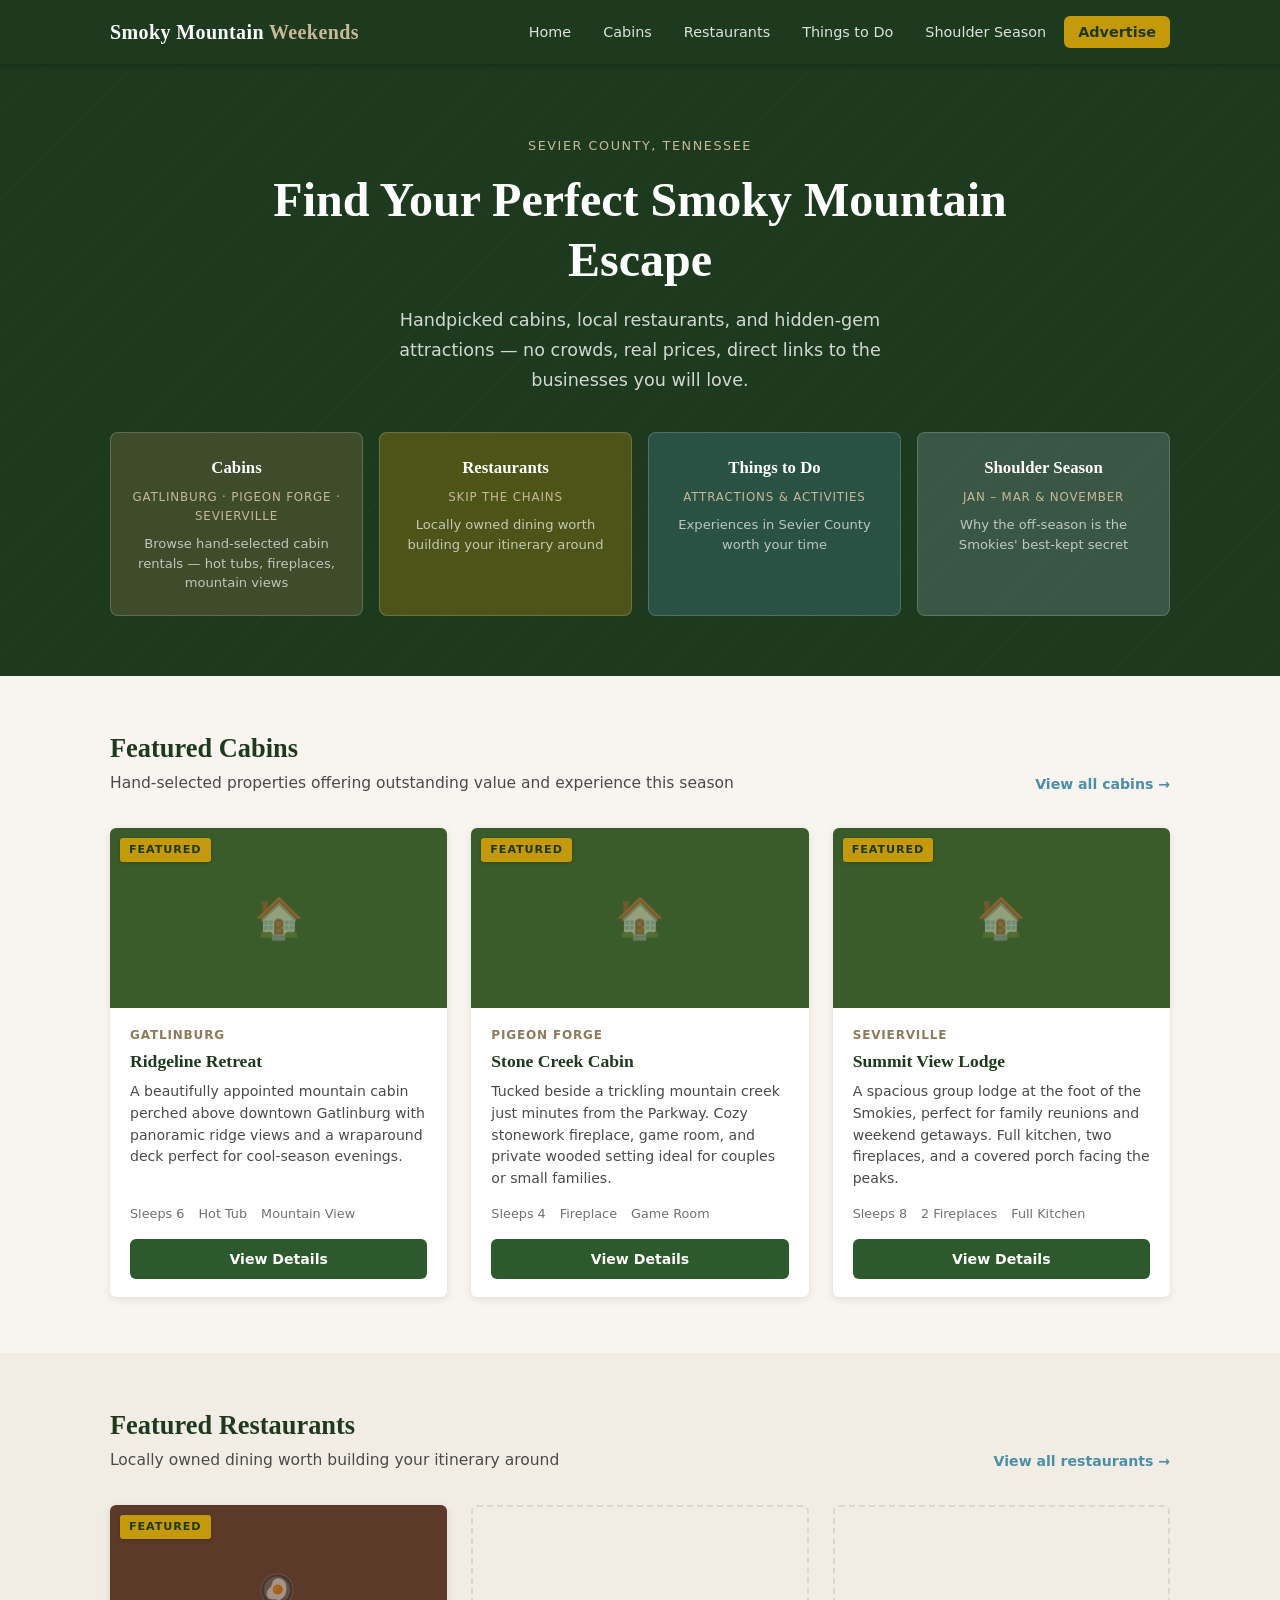
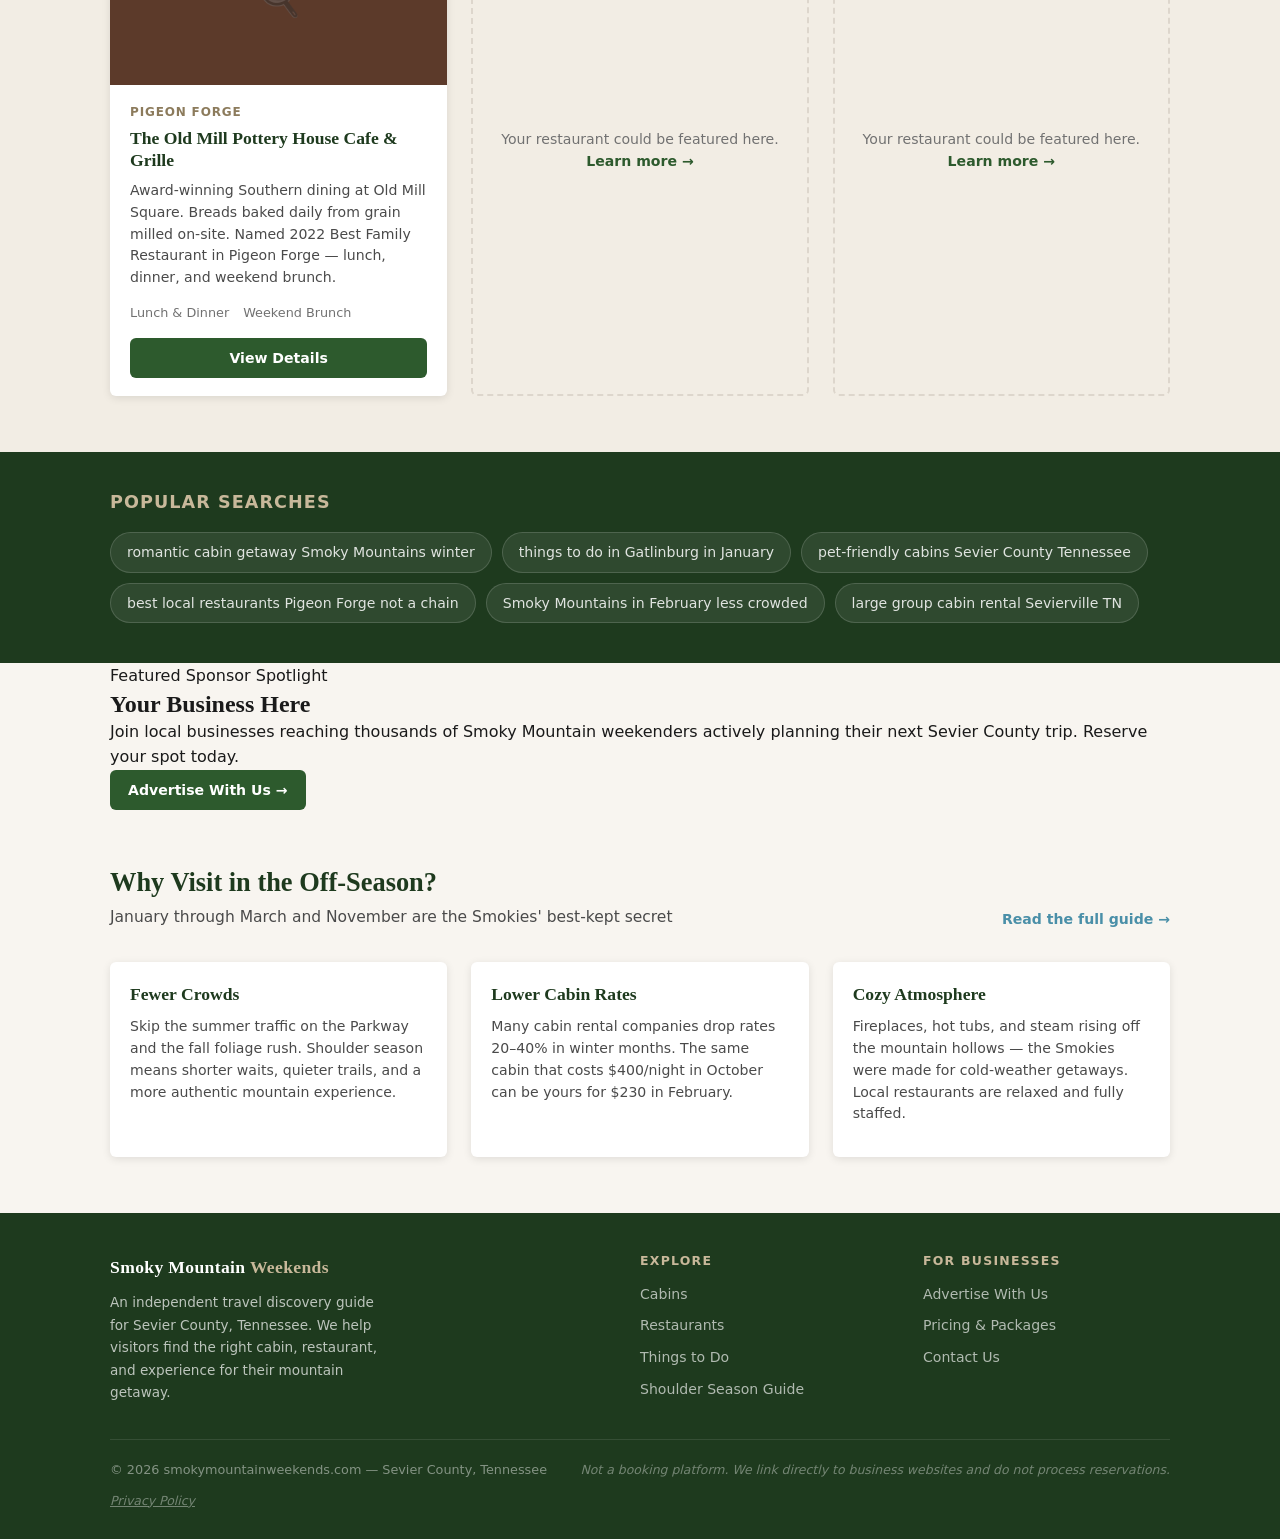
<file: index.html>
<!DOCTYPE html>
<html lang="en">
<head>
  <meta charset="UTF-8" />
  <!-- Google tag (gtag.js) -->
  <script async src="https://www.googletagmanager.com/gtag/js?id=G-QLSG7GNL2R"></script>
  <script>
    window.dataLayer = window.dataLayer || [];
    function gtag(){dataLayer.push(arguments);}
    gtag('js', new Date());
    gtag('config', 'G-QLSG7GNL2R');
  </script>
  <meta name="viewport" content="width=device-width, initial-scale=1.0" />
  <meta name="theme-color" content="#1E3A1E" />
  <title>Smoky Mountain Weekends | Sevier County TN Travel Guide</title>
  <meta name="description" content="Smoky Mountain Weekends — find the perfect Sevier County Tennessee cabin, restaurant, or attraction for your getaway. Shoulder season travel specialists." />
  <link rel="canonical" href="https://smokymountainweekends.com/" />

  <!-- Open Graph -->
  <meta property="og:type" content="website" />
  <meta property="og:title" content="Smoky Mountain Weekends | Sevier County TN Travel Guide" />
  <meta property="og:description" content="Handpicked cabins, local restaurants, and hidden-gem attractions for your Smoky Mountain getaway. Shoulder season specialists." />
  <meta property="og:url" content="https://smokymountainweekends.com/" />
  <meta property="og:site_name" content="Smoky Mountain Weekends" />
  <meta name="twitter:card" content="summary_large_image" />
  <meta name="twitter:title" content="Smoky Mountain Weekends | Sevier County TN" />
  <meta name="twitter:description" content="Find the right cabin, restaurant, or attraction for your Smoky Mountain getaway. No booking fees — direct links to local businesses." />

  <!-- JSON-LD: WebSite + Organization -->
  <script type="application/ld+json">
  {
    "@context": "https://schema.org",
    "@graph": [
      {
        "@type": "WebSite",
        "@id": "https://smokymountainweekends.com/#website",
        "url": "https://smokymountainweekends.com/",
        "name": "Smoky Mountain Weekends",
        "description": "Travel discovery directory for Sevier County, Tennessee — cabins, restaurants, and attractions.",
        "publisher": {
          "@id": "https://smokymountainweekends.com/#organization"
        },
      },
      {
        "@type": "Organization",
        "@id": "https://smokymountainweekends.com/#organization",
        "name": "Smoky Mountain Weekends",
        "url": "https://smokymountainweekends.com/",
        "description": "Independent travel discovery guide for Sevier County, Tennessee.",
        "areaServed": {
          "@type": "AdministrativeArea",
          "name": "Sevier County, Tennessee"
        }
      }
    ]
  }
  </script>

  <link rel="stylesheet" href="styles.css" />
  <style>
    .hero-nav-grid { display: grid; grid-template-columns: repeat(4, 1fr); gap: 16px; margin-top: 36px; }
    .hero-nav-panel { display: block; border: 1px solid rgba(255,255,255,0.18); border-radius: 8px; padding: 22px 18px; text-decoration: none; transition: filter 0.2s, transform 0.2s; }
    .hero-nav-panel:hover { filter: brightness(1.18); transform: translateY(-2px); text-decoration: none; }
    .hero-nav-panel-cabins   { background: rgba(139,120,80,0.30); }
    .hero-nav-panel-rest     { background: rgba(196,154,10,0.28); }
    .hero-nav-panel-todo     { background: rgba(74,143,168,0.28); }
    .hero-nav-panel-shoulder { background: rgba(160,185,210,0.22); }
    .hero-nav-label { display: block; font-size: 1.05rem; font-weight: 700; color: #fff; font-family: Georgia, serif; margin-bottom: 6px; }
    .hero-nav-sub { display: block; font-size: 0.74rem; text-transform: uppercase; letter-spacing: 0.07em; color: #C8B89A; margin-bottom: 8px; }
    .hero-nav-desc { display: block; font-size: 0.82rem; color: rgba(255,255,255,0.68); line-height: 1.5; }
    @media (max-width: 700px) { .hero-nav-grid { grid-template-columns: repeat(2, 1fr); } }
  </style>
</head>
<body>

  <!-- ===== NAVIGATION ===== -->
  <nav class="site-nav" aria-label="Main navigation">
    <input type="checkbox" id="nav-toggle" class="nav-toggle" />
    <div class="container nav-inner">
      <a href="index.html" class="nav-logo">Smoky Mountain <span>Weekends</span></a>
      <label for="nav-toggle" class="nav-toggle-label" aria-label="Toggle navigation">
        <span></span><span></span><span></span>
      </label>
      <ul class="nav-links">
        <li><a href="index.html" aria-current="page">Home</a></li>
        <li><a href="cabins.html">Cabins</a></li>
        <li><a href="restaurants.html">Restaurants</a></li>
        <li><a href="things-to-do.html">Things to Do</a></li>
        <li><a href="shoulder-season.html">Shoulder Season</a></li>
        <li class="nav-cta"><a href="contact.html">Advertise</a></li>
      </ul>
    </div>
  </nav>

  <main id="main">

    <!-- ===== HERO ===== -->
    <section class="hero">
      <div class="container">
        <p class="hero-eyebrow">Sevier County, Tennessee</p>
        <h1>Find Your Perfect Smoky Mountain Escape</h1>
        <p class="hero-sub">Handpicked cabins, local restaurants, and hidden-gem attractions &mdash; no crowds, real prices, direct links to the businesses you will love.</p>
        <div class="hero-nav-grid">
          <a href="cabins.html" class="hero-nav-panel hero-nav-panel-cabins">
            <span class="hero-nav-label">Cabins</span>
            <span class="hero-nav-sub">Gatlinburg &middot; Pigeon Forge &middot; Sevierville</span>
            <span class="hero-nav-desc">Browse hand-selected cabin rentals — hot tubs, fireplaces, mountain views</span>
          </a>
          <a href="restaurants.html" class="hero-nav-panel hero-nav-panel-rest">
            <span class="hero-nav-label">Restaurants</span>
            <span class="hero-nav-sub">Skip the chains</span>
            <span class="hero-nav-desc">Locally owned dining worth building your itinerary around</span>
          </a>
          <a href="things-to-do.html" class="hero-nav-panel hero-nav-panel-todo">
            <span class="hero-nav-label">Things to Do</span>
            <span class="hero-nav-sub">Attractions &amp; Activities</span>
            <span class="hero-nav-desc">Experiences in Sevier County worth your time</span>
          </a>
          <a href="shoulder-season.html" class="hero-nav-panel hero-nav-panel-shoulder">
            <span class="hero-nav-label">Shoulder Season</span>
            <span class="hero-nav-sub">Jan &ndash; Mar &amp; November</span>
            <span class="hero-nav-desc">Why the off-season is the Smokies' best-kept secret</span>
          </a>
        </div>
      </div>
    </section>

    <!-- ===== FEATURED CABINS ===== -->
    <section class="section" aria-labelledby="featured-cabins-heading">
      <div class="container">
        <div class="section-header section-header-row">
          <div>
            <h2 id="featured-cabins-heading">Featured Cabins</h2>
            <p>Hand-selected properties offering outstanding value and experience this season</p>
          </div>
          <a href="cabins.html" class="view-all">View all cabins &rarr;</a>
        </div>

        <div class="card-grid">

          <div class="card">
            <div class="card-img card-img-cabin">
              <span class="card-img-placeholder" aria-hidden="true">&#127968;</span>
              <span class="badge-featured">Featured</span>
            </div>
            <div class="card-body">
              <span class="card-location">Gatlinburg</span>
              <h3 class="card-title">Ridgeline Retreat</h3>
              <p class="card-desc">A beautifully appointed mountain cabin perched above downtown Gatlinburg with panoramic ridge views and a wraparound deck perfect for cool-season evenings.</p>
              <div class="card-meta">
                <span>Sleeps 6</span>
                <span>Hot Tub</span>
                <span>Mountain View</span>
              </div>
              <a href="cabins.html" class="btn btn-primary btn-block">View Details</a>
            </div>
          </div>

          <div class="card">
            <div class="card-img card-img-cabin">
              <span class="card-img-placeholder" aria-hidden="true">&#127968;</span>
              <span class="badge-featured">Featured</span>
            </div>
            <div class="card-body">
              <span class="card-location">Pigeon Forge</span>
              <h3 class="card-title">Stone Creek Cabin</h3>
              <p class="card-desc">Tucked beside a trickling mountain creek just minutes from the Parkway. Cozy stonework fireplace, game room, and private wooded setting ideal for couples or small families.</p>
              <div class="card-meta">
                <span>Sleeps 4</span>
                <span>Fireplace</span>
                <span>Game Room</span>
              </div>
              <a href="cabins.html" class="btn btn-primary btn-block">View Details</a>
            </div>
          </div>

          <div class="card">
            <div class="card-img card-img-cabin">
              <span class="card-img-placeholder" aria-hidden="true">&#127968;</span>
              <span class="badge-featured">Featured</span>
            </div>
            <div class="card-body">
              <span class="card-location">Sevierville</span>
              <h3 class="card-title">Summit View Lodge</h3>
              <p class="card-desc">A spacious group lodge at the foot of the Smokies, perfect for family reunions and weekend getaways. Full kitchen, two fireplaces, and a covered porch facing the peaks.</p>
              <div class="card-meta">
                <span>Sleeps 8</span>
                <span>2 Fireplaces</span>
                <span>Full Kitchen</span>
              </div>
              <a href="cabins.html" class="btn btn-primary btn-block">View Details</a>
            </div>
          </div>

        </div>
      </div>
    </section>

    <!-- ===== FEATURED RESTAURANTS ===== -->
    <section class="section" style="background: var(--stone-pale);" aria-labelledby="featured-rest-heading">
      <div class="container">
        <div class="section-header section-header-row">
          <div>
            <h2 id="featured-rest-heading">Featured Restaurants</h2>
            <p>Locally owned dining worth building your itinerary around</p>
          </div>
          <a href="restaurants.html" class="view-all">View all restaurants &rarr;</a>
        </div>

        <div class="card-grid" style="grid-template-columns: repeat(3, 1fr);">

          <div class="card">
            <div class="card-img card-img-rest">
              <span class="card-img-placeholder" aria-hidden="true">&#127859;</span>
              <span class="badge-featured">Featured</span>
            </div>
            <div class="card-body">
              <span class="card-location">Pigeon Forge</span>
              <h3 class="card-title">The Old Mill Pottery House Cafe &amp; Grille</h3>
              <p class="card-desc">Award-winning Southern dining at Old Mill Square. Breads baked daily from grain milled on-site. Named 2022 Best Family Restaurant in Pigeon Forge — lunch, dinner, and weekend brunch.</p>
              <div class="card-meta">
                <span>Lunch &amp; Dinner</span>
                <span>Weekend Brunch</span>
              </div>
              <a href="restaurants.html" class="btn btn-primary btn-block">View Details</a>
            </div>
          </div>

          <!-- Placeholder slots for additional featured restaurant clients -->
          <div class="card" style="border: 2px dashed var(--border); box-shadow: none; background: transparent;">
            <div class="card-body" style="align-items: center; justify-content: center; text-align: center; padding: 36px 20px;">
              <p style="color: var(--text-light); font-size: 0.88rem; line-height: 1.6;">Your restaurant could be featured here. <a href="contact.html" style="color: var(--green-mid); font-weight: 600;">Learn more &rarr;</a></p>
            </div>
          </div>

          <div class="card" style="border: 2px dashed var(--border); box-shadow: none; background: transparent;">
            <div class="card-body" style="align-items: center; justify-content: center; text-align: center; padding: 36px 20px;">
              <p style="color: var(--text-light); font-size: 0.88rem; line-height: 1.6;">Your restaurant could be featured here. <a href="contact.html" style="color: var(--green-mid); font-weight: 600;">Learn more &rarr;</a></p>
            </div>
          </div>

        </div>
      </div>
    </section>

    <!-- ===== POPULAR SEARCHES ===== -->
    <section class="popular-searches" aria-labelledby="popular-searches-heading">
      <div class="container">
        <h2 id="popular-searches-heading">Popular Searches</h2>
        <div class="search-tags">
          <a href="cabins.html" class="search-tag">romantic cabin getaway Smoky Mountains winter</a>
          <a href="shoulder-season.html" class="search-tag">things to do in Gatlinburg in January</a>
          <a href="cabins.html" class="search-tag">pet-friendly cabins Sevier County Tennessee</a>
          <a href="restaurants.html" class="search-tag">best local restaurants Pigeon Forge not a chain</a>
          <a href="shoulder-season.html" class="search-tag">Smoky Mountains in February less crowded</a>
          <a href="cabins.html" class="search-tag">large group cabin rental Sevierville TN</a>
        </div>
      </div>
    </section>

    <!-- ===== SPONSOR SPOTLIGHT ===== -->
    <section class="sponsor-spotlight">
      <div class="container">
        <div class="sponsor-spotlight-inner">
          <div>
            <p class="sponsor-eyebrow">Featured Sponsor Spotlight</p>
            <h2>Your Business Here</h2>
            <p>Join local businesses reaching thousands of Smoky Mountain weekenders actively planning their next Sevier County trip. Reserve your spot today.</p>
          </div>
          <a href="contact.html" class="btn btn-primary" style="white-space:nowrap;">Advertise With Us &rarr;</a>
        </div>
      </div>
    </section>

    <!-- ===== WHY SHOULDER SEASON ===== -->
    <section class="section" aria-labelledby="shoulder-heading">
      <div class="container">
        <div class="section-header section-header-row">
          <div>
            <h2 id="shoulder-heading">Why Visit in the Off-Season?</h2>
            <p>January through March and November are the Smokies' best-kept secret</p>
          </div>
          <a href="shoulder-season.html" class="view-all">Read the full guide &rarr;</a>
        </div>
        <div class="card-grid">
          <div class="card">
            <div class="card-body" style="padding-top: 22px;">
              <h3 class="card-title" style="margin-bottom: 10px;">Fewer Crowds</h3>
              <p class="card-desc">Skip the summer traffic on the Parkway and the fall foliage rush. Shoulder season means shorter waits, quieter trails, and a more authentic mountain experience.</p>
            </div>
          </div>
          <div class="card">
            <div class="card-body" style="padding-top: 22px;">
              <h3 class="card-title" style="margin-bottom: 10px;">Lower Cabin Rates</h3>
              <p class="card-desc">Many cabin rental companies drop rates 20&ndash;40% in winter months. The same cabin that costs $400/night in October can be yours for $230 in February.</p>
            </div>
          </div>
          <div class="card">
            <div class="card-body" style="padding-top: 22px;">
              <h3 class="card-title" style="margin-bottom: 10px;">Cozy Atmosphere</h3>
              <p class="card-desc">Fireplaces, hot tubs, and steam rising off the mountain hollows &mdash; the Smokies were made for cold-weather getaways. Local restaurants are relaxed and fully staffed.</p>
            </div>
          </div>
        </div>
      </div>
    </section>

  </main>

  <!-- ===== FOOTER ===== -->
  <footer class="site-footer">
    <div class="container">
      <div class="footer-inner">
        <div class="footer-brand">
          <a href="index.html" class="nav-logo">Smoky Mountain <span>Weekends</span></a>
          <p>An independent travel discovery guide for Sevier County, Tennessee. We help visitors find the right cabin, restaurant, and experience for their mountain getaway.</p>
        </div>
        <div class="footer-col">
          <h4>Explore</h4>
          <ul>
            <li><a href="cabins.html">Cabins</a></li>
            <li><a href="restaurants.html">Restaurants</a></li>
            <li><a href="things-to-do.html">Things to Do</a></li>
            <li><a href="shoulder-season.html">Shoulder Season Guide</a></li>
          </ul>
        </div>
        <div class="footer-col">
          <h4>For Businesses</h4>
          <ul>
            <li><a href="contact.html">Advertise With Us</a></li>
            <li><a href="contact.html#packages">Pricing &amp; Packages</a></li>
            <li><a href="contact.html#inquiry">Contact Us</a></li>
          </ul>
        </div>
      </div>
      <div class="footer-bottom">
        <p>&copy; 2026 smokymountainweekends.com &mdash; Sevier County, Tennessee</p>
        <p class="footer-disclaimer">Not a booking platform. We link directly to business websites and do not process reservations.</p>
        <p class="footer-disclaimer"><a href="privacy-policy.html" style="color: inherit; text-decoration: underline;">Privacy Policy</a></p>
      </div>
    </div>
  </footer>

  <script>
  (function () {
    var form = document.querySelector('.search-bar');
    if (!form) return;
    form.addEventListener('submit', function (e) {
      e.preventDefault();
      var q = form.querySelector('input[name="q"]').value.trim().toLowerCase();
      if (!q) return;
      if (/restaurant|food|eat|dine|dining|barbecue|bbq|breakfast|lunch|dinner/.test(q)) {
        window.location.href = 'restaurants.html';
      } else if (/shoulder|winter|off.season|january|february|march|november|crowd/.test(q)) {
        window.location.href = 'shoulder-season.html';
      } else {
        window.location.href = 'cabins.html';
      }
    });
  })();
  </script>
</body>
</html>
</file>
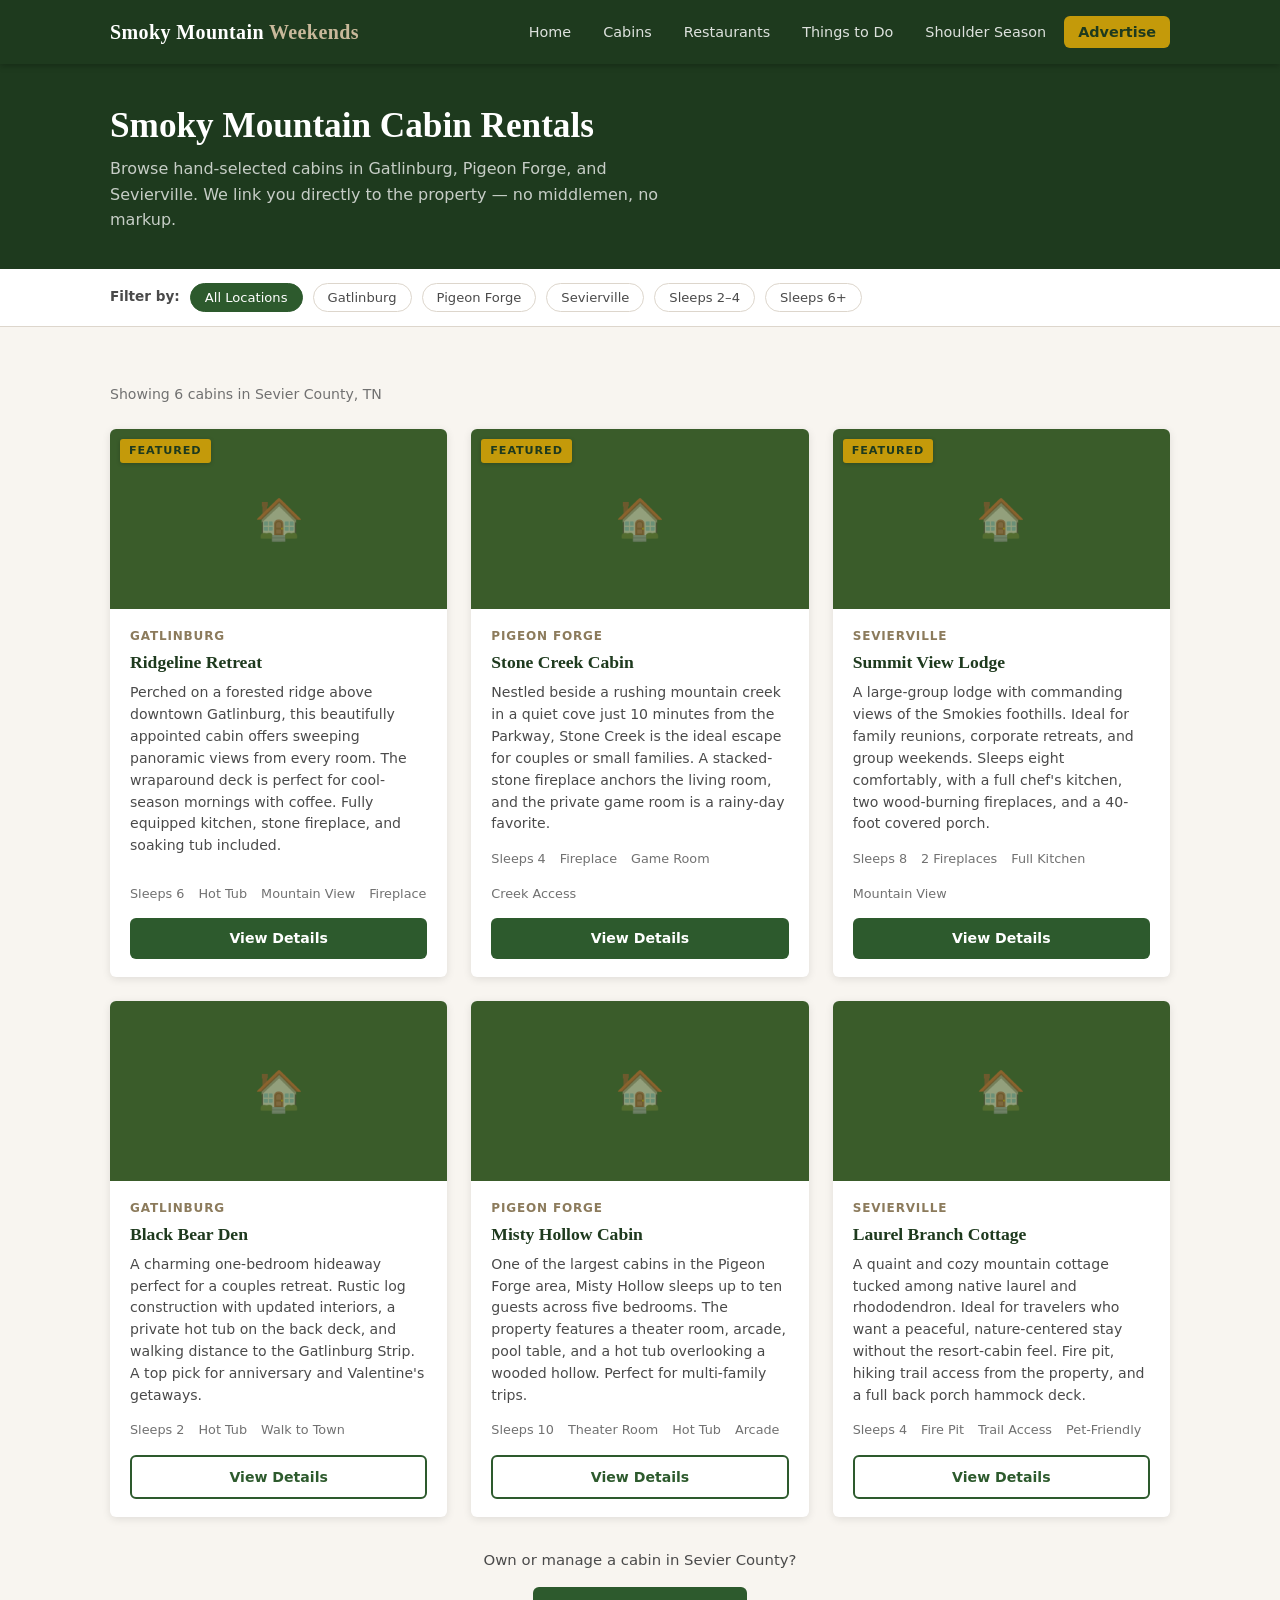
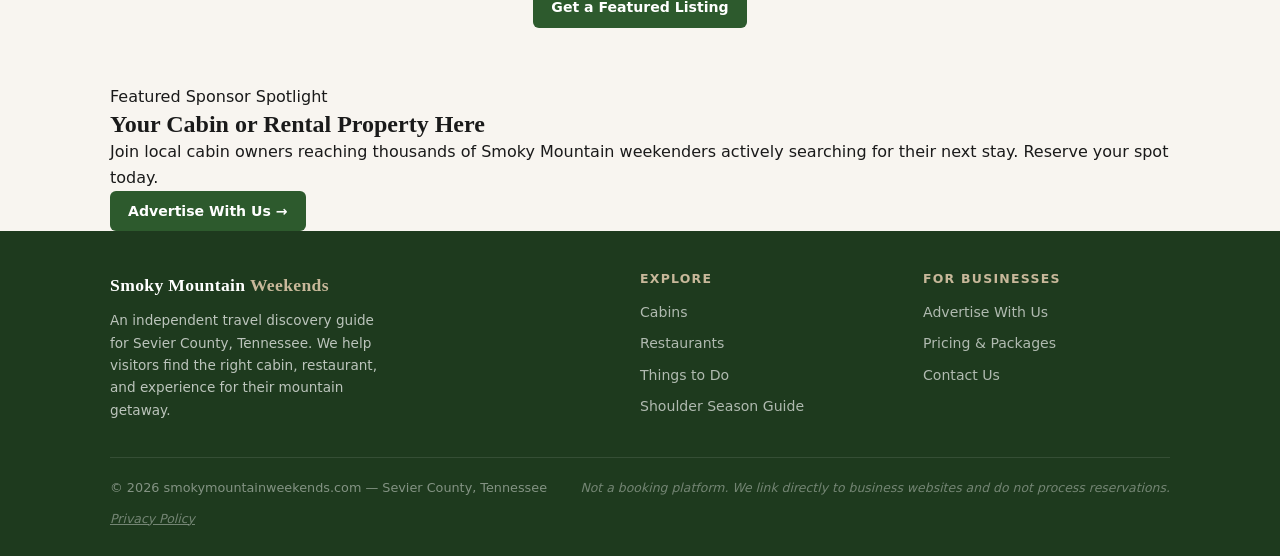
<file: cabins.html>
<!DOCTYPE html>
<html lang="en">
<head>
  <meta charset="UTF-8" />
  <!-- Google tag (gtag.js) -->
  <script async src="https://www.googletagmanager.com/gtag/js?id=G-QLSG7GNL2R"></script>
  <script>
    window.dataLayer = window.dataLayer || [];
    function gtag(){dataLayer.push(arguments);}
    gtag('js', new Date());
    gtag('config', 'G-QLSG7GNL2R');
  </script>
  <meta name="viewport" content="width=device-width, initial-scale=1.0" />
  <meta name="theme-color" content="#1E3A1E" />
  <meta name="description" content="Browse cabin rentals in Gatlinburg, Pigeon Forge, and Sevierville TN. Find the right Smoky Mountain cabin for your group, budget, and travel dates." />
  <title>Smoky Mountain Cabin Rentals | Smoky Mountain Weekends</title>
  <link rel="canonical" href="https://smokymountainweekends.com/cabins.html" />

  <!-- Open Graph -->
  <meta property="og:type" content="website" />
  <meta property="og:title" content="Smoky Mountain Cabin Rentals | Smoky Mountain Weekends" />
  <meta property="og:description" content="Browse hand-selected cabin rentals in Gatlinburg, Pigeon Forge, and Sevierville TN. Direct links to properties — no middlemen." />
  <meta property="og:url" content="https://smokymountainweekends.com/cabins.html" />
  <meta property="og:site_name" content="Smoky Mountain Weekends" />
  <meta name="twitter:card" content="summary_large_image" />
  <meta name="twitter:title" content="Smoky Mountain Cabin Rentals | Smoky Mountain Weekends" />
  <meta name="twitter:description" content="Browse hand-selected cabin rentals in Gatlinburg, Pigeon Forge, and Sevierville TN. Direct links to properties — no middlemen." />

  <!-- JSON-LD: ItemList -->
  <script type="application/ld+json">
  {
    "@context": "https://schema.org",
    "@type": "ItemList",
    "name": "Smoky Mountain Cabin Rentals — Sevier County TN",
    "description": "Hand-selected cabin rentals in Gatlinburg, Pigeon Forge, and Sevierville, Tennessee.",
    "url": "https://smokymountainweekends.com/cabins.html",
    "numberOfItems": 6,
    "itemListElement": [
      {
        "@type": "ListItem",
        "position": 1,
        "name": "Ridgeline Retreat",
        "description": "Mountain cabin in Gatlinburg TN, sleeps 6, hot tub, panoramic views.",
        "url": "https://smokymountainweekends.com/cabins.html"
      },
      {
        "@type": "ListItem",
        "position": 2,
        "name": "Stone Creek Cabin",
        "description": "Creek-side cabin in Pigeon Forge TN, sleeps 4, fireplace, game room.",
        "url": "https://smokymountainweekends.com/cabins.html"
      },
      {
        "@type": "ListItem",
        "position": 3,
        "name": "Summit View Lodge",
        "description": "Group lodge in Sevierville TN, sleeps 8, two fireplaces, full kitchen.",
        "url": "https://smokymountainweekends.com/cabins.html"
      },
      {
        "@type": "ListItem",
        "position": 4,
        "name": "Black Bear Den",
        "description": "Couples cabin in Gatlinburg TN, sleeps 2, private hot tub, walk to the Gatlinburg Strip.",
        "url": "https://smokymountainweekends.com/cabins.html"
      },
      {
        "@type": "ListItem",
        "position": 5,
        "name": "Misty Hollow Cabin",
        "description": "Large cabin in Pigeon Forge TN, sleeps 10, theater room, hot tub, arcade. Ideal for multi-family trips.",
        "url": "https://smokymountainweekends.com/cabins.html"
      },
      {
        "@type": "ListItem",
        "position": 6,
        "name": "Laurel Branch Cottage",
        "description": "Pet-friendly cottage in Sevierville TN, sleeps 4, fire pit, direct hiking trail access.",
        "url": "https://smokymountainweekends.com/cabins.html"
      }
    ]
  }
  </script>

  <link rel="stylesheet" href="styles.css" />
</head>
<body>

  <!-- ===== NAVIGATION ===== -->
  <nav class="site-nav" aria-label="Main navigation">
    <input type="checkbox" id="nav-toggle" class="nav-toggle" />
    <div class="container nav-inner">
      <a href="index.html" class="nav-logo">Smoky Mountain <span>Weekends</span></a>
      <label for="nav-toggle" class="nav-toggle-label" aria-label="Toggle navigation">
        <span></span><span></span><span></span>
      </label>
      <ul class="nav-links">
        <li><a href="index.html">Home</a></li>
        <li><a href="cabins.html" aria-current="page">Cabins</a></li>
        <li><a href="restaurants.html">Restaurants</a></li>
        <li><a href="things-to-do.html">Things to Do</a></li>
        <li><a href="shoulder-season.html">Shoulder Season</a></li>
        <li class="nav-cta"><a href="contact.html">Advertise</a></li>
      </ul>
    </div>
  </nav>

  <main id="main">

  <!-- ===== PAGE HERO ===== -->
  <section class="page-hero">
    <div class="container">
      <h1>Smoky Mountain Cabin Rentals</h1>
      <p>Browse hand-selected cabins in Gatlinburg, Pigeon Forge, and Sevierville. We link you directly to the property &mdash; no middlemen, no markup.</p>
    </div>
  </section>

  <!-- ===== FILTER BAR ===== -->
  <div class="filter-bar">
    <div class="container filter-inner">
      <span class="filter-label">Filter by:</span>
      <button class="filter-btn active" data-filter="all">All Locations</button>
      <button class="filter-btn" data-filter="gatlinburg">Gatlinburg</button>
      <button class="filter-btn" data-filter="pigeon-forge">Pigeon Forge</button>
      <button class="filter-btn" data-filter="sevierville">Sevierville</button>
      <button class="filter-btn" data-filter="sleeps-small">Sleeps 2&ndash;4</button>
      <button class="filter-btn" data-filter="sleeps-large">Sleeps 6+</button>
    </div>
  </div>

  <!-- ===== LISTINGS ===== -->
  <section class="section">
    <div class="container">
      <p class="results-count">Showing 6 cabins in Sevier County, TN</p>

      <div class="card-grid">

        <!-- Card 1 — Featured -->
        <div class="card" data-tags="gatlinburg sleeps-large">
          <div class="card-img card-img-cabin">
            <span class="card-img-placeholder">&#127968;</span>
            <span class="badge-featured">Featured</span>
          </div>
          <div class="card-body">
            <span class="card-location">Gatlinburg</span>
            <h3 class="card-title">Ridgeline Retreat</h3>
            <p class="card-desc">Perched on a forested ridge above downtown Gatlinburg, this beautifully appointed cabin offers sweeping panoramic views from every room. The wraparound deck is perfect for cool-season mornings with coffee. Fully equipped kitchen, stone fireplace, and soaking tub included.</p>
            <div class="card-meta">
              <span>Sleeps 6</span>
              <span>Hot Tub</span>
              <span>Mountain View</span>
              <span>Fireplace</span>
            </div>
            <a href="#" class="btn btn-primary btn-block">View Details</a>
          </div>
        </div>

        <!-- Card 2 — Featured -->
        <div class="card" data-tags="pigeon-forge sleeps-small">
          <div class="card-img card-img-cabin">
            <span class="card-img-placeholder">&#127968;</span>
            <span class="badge-featured">Featured</span>
          </div>
          <div class="card-body">
            <span class="card-location">Pigeon Forge</span>
            <h3 class="card-title">Stone Creek Cabin</h3>
            <p class="card-desc">Nestled beside a rushing mountain creek in a quiet cove just 10 minutes from the Parkway, Stone Creek is the ideal escape for couples or small families. A stacked-stone fireplace anchors the living room, and the private game room is a rainy-day favorite.</p>
            <div class="card-meta">
              <span>Sleeps 4</span>
              <span>Fireplace</span>
              <span>Game Room</span>
              <span>Creek Access</span>
            </div>
            <a href="#" class="btn btn-primary btn-block">View Details</a>
          </div>
        </div>

        <!-- Card 3 — Featured -->
        <div class="card" data-tags="sevierville sleeps-large">
          <div class="card-img card-img-cabin">
            <span class="card-img-placeholder">&#127968;</span>
            <span class="badge-featured">Featured</span>
          </div>
          <div class="card-body">
            <span class="card-location">Sevierville</span>
            <h3 class="card-title">Summit View Lodge</h3>
            <p class="card-desc">A large-group lodge with commanding views of the Smokies foothills. Ideal for family reunions, corporate retreats, and group weekends. Sleeps eight comfortably, with a full chef's kitchen, two wood-burning fireplaces, and a 40-foot covered porch.</p>
            <div class="card-meta">
              <span>Sleeps 8</span>
              <span>2 Fireplaces</span>
              <span>Full Kitchen</span>
              <span>Mountain View</span>
            </div>
            <a href="#" class="btn btn-primary btn-block">View Details</a>
          </div>
        </div>

        <!-- Card 4 — Standard -->
        <div class="card" data-tags="gatlinburg sleeps-small">
          <div class="card-img card-img-cabin">
            <span class="card-img-placeholder">&#127968;</span>
          </div>
          <div class="card-body">
            <span class="card-location">Gatlinburg</span>
            <h3 class="card-title">Black Bear Den</h3>
            <p class="card-desc">A charming one-bedroom hideaway perfect for a couples retreat. Rustic log construction with updated interiors, a private hot tub on the back deck, and walking distance to the Gatlinburg Strip. A top pick for anniversary and Valentine's getaways.</p>
            <div class="card-meta">
              <span>Sleeps 2</span>
              <span>Hot Tub</span>
              <span>Walk to Town</span>
            </div>
            <a href="#" class="btn btn-outline btn-block">View Details</a>
          </div>
        </div>

        <!-- Card 5 — Standard -->
        <div class="card" data-tags="pigeon-forge sleeps-large">
          <div class="card-img card-img-cabin">
            <span class="card-img-placeholder">&#127968;</span>
          </div>
          <div class="card-body">
            <span class="card-location">Pigeon Forge</span>
            <h3 class="card-title">Misty Hollow Cabin</h3>
            <p class="card-desc">One of the largest cabins in the Pigeon Forge area, Misty Hollow sleeps up to ten guests across five bedrooms. The property features a theater room, arcade, pool table, and a hot tub overlooking a wooded hollow. Perfect for multi-family trips.</p>
            <div class="card-meta">
              <span>Sleeps 10</span>
              <span>Theater Room</span>
              <span>Hot Tub</span>
              <span>Arcade</span>
            </div>
            <a href="#" class="btn btn-outline btn-block">View Details</a>
          </div>
        </div>

        <!-- Card 6 — Standard -->
        <div class="card" data-tags="sevierville sleeps-small">
          <div class="card-img card-img-cabin">
            <span class="card-img-placeholder">&#127968;</span>
          </div>
          <div class="card-body">
            <span class="card-location">Sevierville</span>
            <h3 class="card-title">Laurel Branch Cottage</h3>
            <p class="card-desc">A quaint and cozy mountain cottage tucked among native laurel and rhododendron. Ideal for travelers who want a peaceful, nature-centered stay without the resort-cabin feel. Fire pit, hiking trail access from the property, and a full back porch hammock deck.</p>
            <div class="card-meta">
              <span>Sleeps 4</span>
              <span>Fire Pit</span>
              <span>Trail Access</span>
              <span>Pet-Friendly</span>
            </div>
            <a href="#" class="btn btn-outline btn-block">View Details</a>
          </div>
        </div>

      </div>

      <!-- CTA -->
      <div class="text-center mt-32">
        <p style="color: var(--text-mid); margin-bottom: 14px; font-size: 0.93rem;">Own or manage a cabin in Sevier County?</p>
        <a href="contact.html" class="btn btn-primary">Get a Featured Listing</a>
      </div>

    </div>
  </section>

  <!-- ===== SPONSOR SPOTLIGHT ===== -->
  <section class="sponsor-spotlight">
    <div class="container">
      <div class="sponsor-spotlight-inner">
        <div>
          <p class="sponsor-eyebrow">Featured Sponsor Spotlight</p>
          <h2>Your Cabin or Rental Property Here</h2>
          <p>Join local cabin owners reaching thousands of Smoky Mountain weekenders actively searching for their next stay. Reserve your spot today.</p>
        </div>
        <a href="contact.html" class="btn btn-primary" style="white-space:nowrap;">Advertise With Us &rarr;</a>
      </div>
    </div>
  </section>

  </main>

  <!-- ===== FOOTER ===== -->
  <footer class="site-footer">
    <div class="container">
      <div class="footer-inner">
        <div class="footer-brand">
          <a href="index.html" class="nav-logo">Smoky Mountain <span>Weekends</span></a>
          <p>An independent travel discovery guide for Sevier County, Tennessee. We help visitors find the right cabin, restaurant, and experience for their mountain getaway.</p>
        </div>
        <div class="footer-col">
          <h4>Explore</h4>
          <ul>
            <li><a href="cabins.html">Cabins</a></li>
            <li><a href="restaurants.html">Restaurants</a></li>
            <li><a href="things-to-do.html">Things to Do</a></li>
            <li><a href="shoulder-season.html">Shoulder Season Guide</a></li>
          </ul>
        </div>
        <div class="footer-col">
          <h4>For Businesses</h4>
          <ul>
            <li><a href="contact.html">Advertise With Us</a></li>
            <li><a href="contact.html#packages">Pricing &amp; Packages</a></li>
            <li><a href="contact.html#inquiry">Contact Us</a></li>
          </ul>
        </div>
      </div>
      <div class="footer-bottom">
        <p>&copy; 2026 smokymountainweekends.com &mdash; Sevier County, Tennessee</p>
        <p class="footer-disclaimer">Not a booking platform. We link directly to business websites and do not process reservations.</p>
        <p class="footer-disclaimer"><a href="privacy-policy.html" style="color: inherit; text-decoration: underline;">Privacy Policy</a></p>
      </div>
    </div>
  </footer>

  <script>
  (function () {
    var filterBtns = document.querySelectorAll('.filter-btn[data-filter]');
    var cards = document.querySelectorAll('.card-grid .card[data-tags]');

    filterBtns.forEach(function (btn) {
      btn.addEventListener('click', function () {
        filterBtns.forEach(function (b) { b.classList.remove('active'); });
        btn.classList.add('active');
        var f = btn.dataset.filter;
        cards.forEach(function (card) {
          var tags = card.dataset.tags.split(' ');
          card.style.display = (f === 'all' || tags.indexOf(f) !== -1) ? '' : 'none';
        });
      });
    });

    function showToast(html) {
      var el = document.createElement('div');
      el.innerHTML = html;
      Object.assign(el.style, {
        position: 'fixed', bottom: '24px', left: '50%',
        transform: 'translateX(-50%)',
        background: '#1E3A1E', color: '#fff',
        padding: '12px 22px', borderRadius: '6px',
        fontSize: '0.9rem', zIndex: '9999',
        boxShadow: '0 4px 14px rgba(0,0,0,0.35)',
        maxWidth: '90vw', textAlign: 'center',
        transition: 'opacity 0.3s'
      });
      document.body.appendChild(el);
      setTimeout(function () {
        el.style.opacity = '0';
        setTimeout(function () { el.remove(); }, 300);
      }, 3500);
    }

    document.querySelectorAll('a.btn[href="#"]').forEach(function (btn) {
      btn.addEventListener('click', function (e) {
        e.preventDefault();
        showToast('Listing details coming soon. <a href="contact.html" style="color:#C49A0A;font-weight:600;">List your business →</a>');
      });
    });
  })();
  </script>
</body>
</html>
</file>
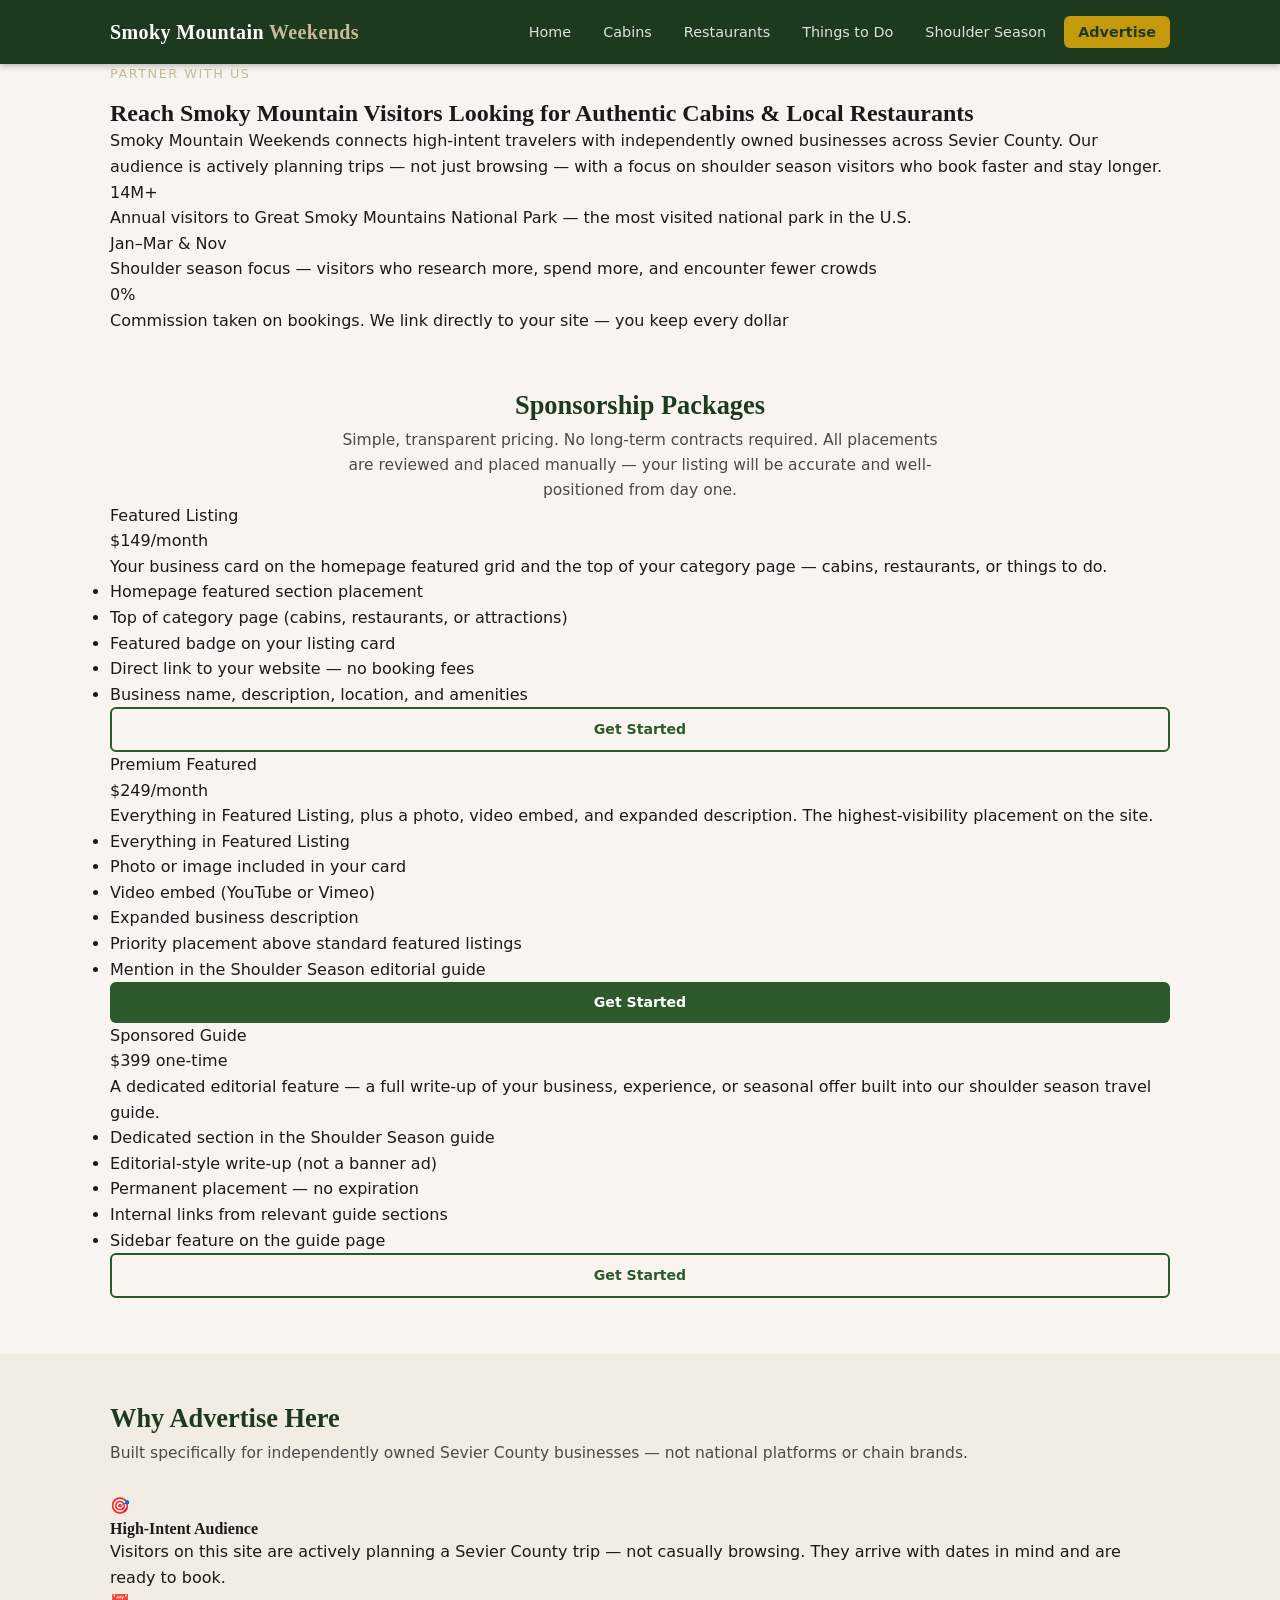
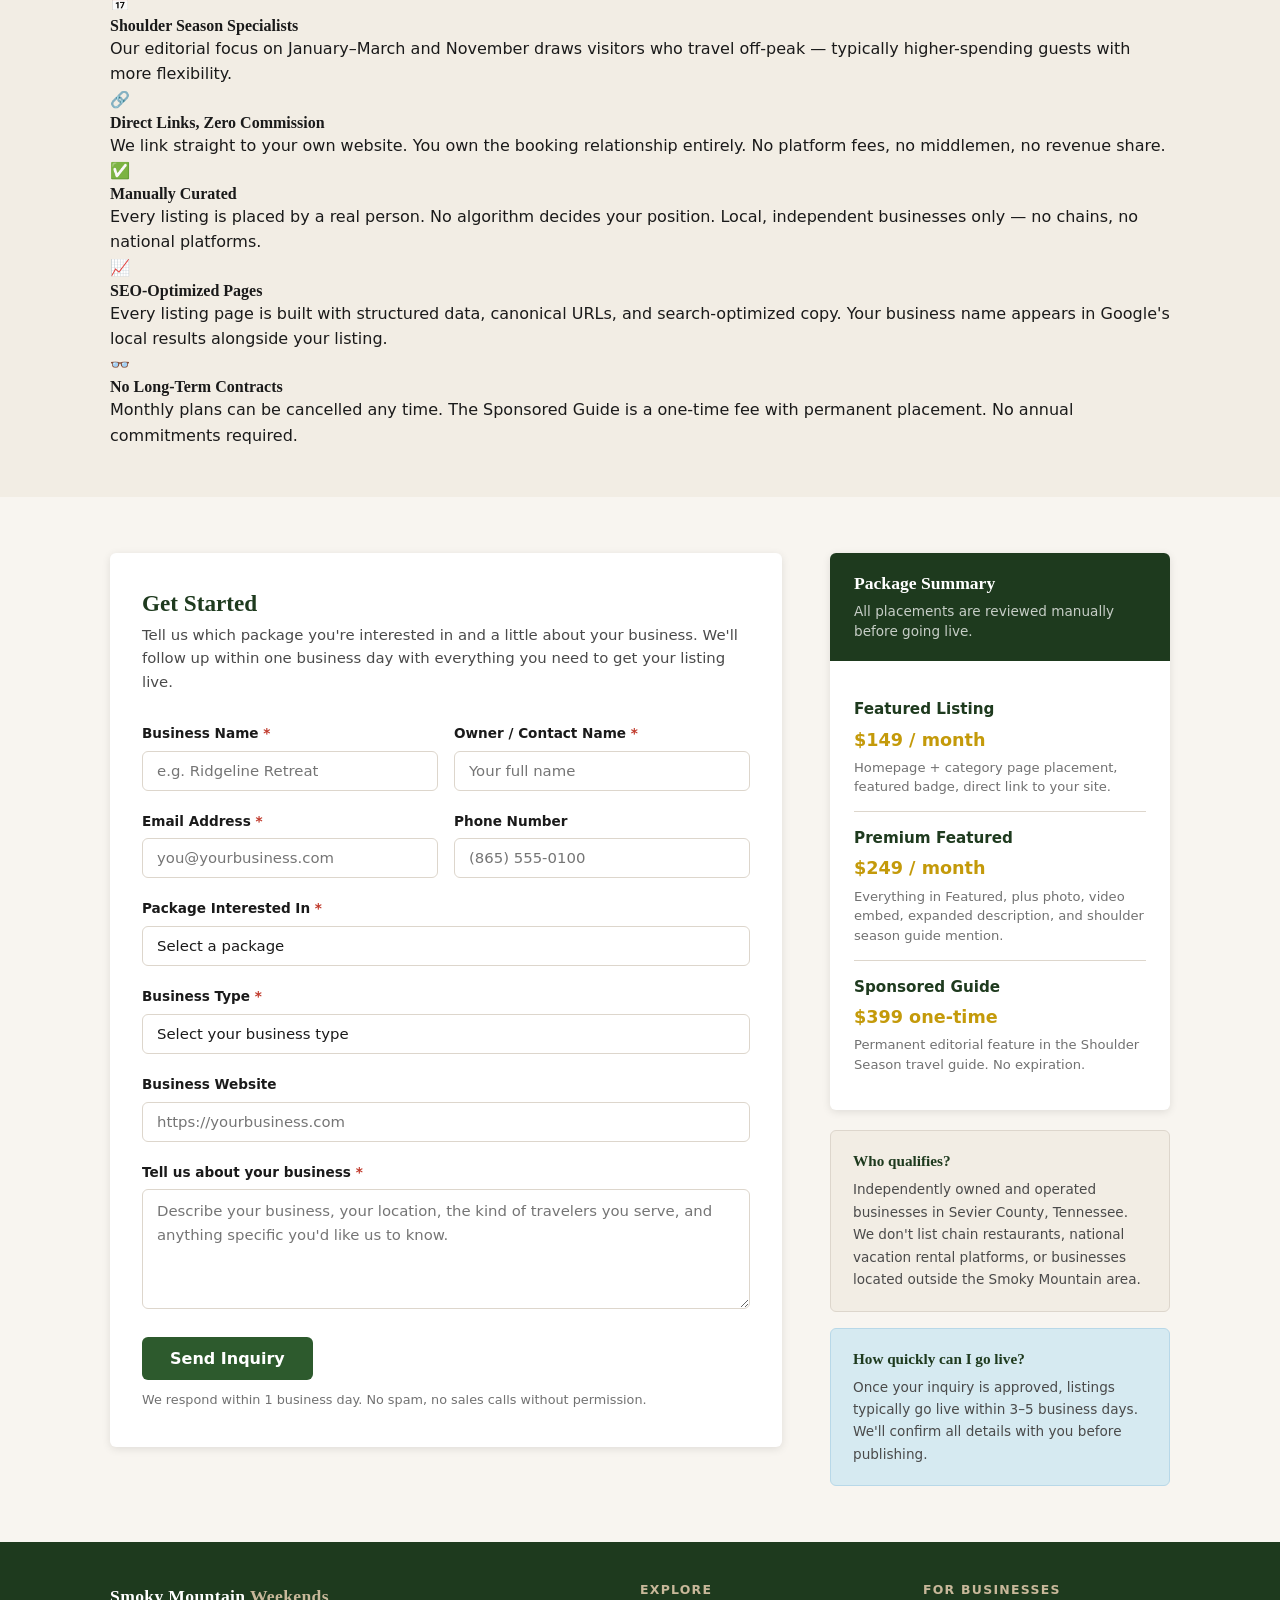
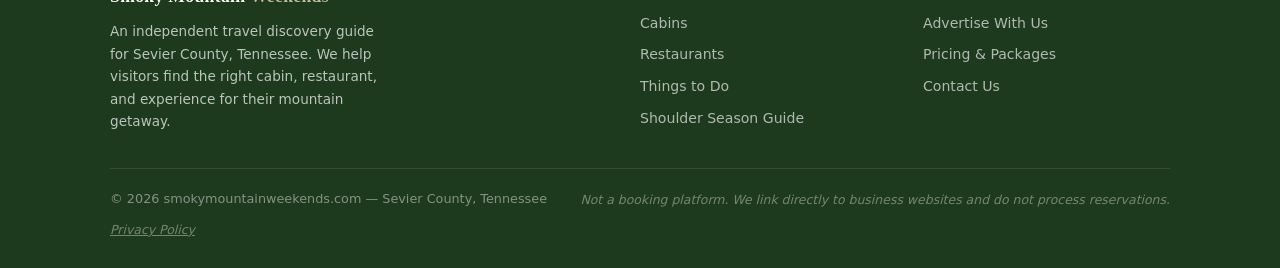
<file: contact.html>
<!DOCTYPE html>
<html lang="en">
<head>
  <meta charset="UTF-8" />
  <!-- Google tag (gtag.js) -->
  <script async src="https://www.googletagmanager.com/gtag/js?id=G-QLSG7GNL2R"></script>
  <script>
    window.dataLayer = window.dataLayer || [];
    function gtag(){dataLayer.push(arguments);}
    gtag('js', new Date());
    gtag('config', 'G-QLSG7GNL2R');
  </script>
  <meta name="viewport" content="width=device-width, initial-scale=1.0" />
  <meta name="theme-color" content="#1E3A1E" />
  <meta name="description" content="Advertise on Smoky Mountain Weekends. Reach high-intent Sevier County visitors planning cabin stays, dining, and off-season Smoky Mountain trips." />
  <title>Advertise With Us | Smoky Mountain Weekends</title>
  <link rel="canonical" href="https://smokymountainweekends.com/contact.html" />

  <!-- Open Graph -->
  <meta property="og:type" content="website" />
  <meta property="og:title" content="Advertise With Us | Smoky Mountain Weekends" />
  <meta property="og:description" content="Put your cabin, restaurant, or attraction in front of visitors actively planning Smoky Mountain getaways. Featured placements from $149/month." />
  <meta property="og:url" content="https://smokymountainweekends.com/contact.html" />
  <meta property="og:site_name" content="Smoky Mountain Weekends" />
  <meta name="twitter:card" content="summary" />
  <meta name="twitter:title" content="Advertise With Us | Smoky Mountain Weekends" />
  <meta name="twitter:description" content="Featured placements for Sevier County cabins, restaurants, and attractions. Starting at $149/month." />

  <!-- JSON-LD -->
  <script type="application/ld+json">
  {
    "@context": "https://schema.org",
    "@type": "ContactPage",
    "name": "Advertise With Us — Smoky Mountain Weekends",
    "description": "Advertising and sponsorship packages for businesses serving Smoky Mountain visitors in Sevier County, Tennessee.",
    "url": "https://smokymountainweekends.com/contact.html",
    "isPartOf": { "@id": "https://smokymountainweekends.com/#website" }
  }
  </script>

  <link rel="stylesheet" href="styles.css" />
</head>
<body>

  <!-- ===== NAVIGATION ===== -->
  <nav class="site-nav" aria-label="Main navigation">
    <input type="checkbox" id="nav-toggle" class="nav-toggle" />
    <div class="container nav-inner">
      <a href="index.html" class="nav-logo">Smoky Mountain <span>Weekends</span></a>
      <label for="nav-toggle" class="nav-toggle-label" aria-label="Toggle navigation">
        <span></span><span></span><span></span>
      </label>
      <ul class="nav-links">
        <li><a href="index.html">Home</a></li>
        <li><a href="cabins.html">Cabins</a></li>
        <li><a href="restaurants.html">Restaurants</a></li>
        <li><a href="things-to-do.html">Things to Do</a></li>
        <li><a href="shoulder-season.html">Shoulder Season</a></li>
        <li class="nav-cta"><a href="contact.html" aria-current="page">Advertise</a></li>
      </ul>
    </div>
  </nav>

  <main id="main">

  <!-- ===== HERO ===== -->
  <section class="advertise-hero">
    <div class="container">
      <p class="hero-eyebrow">Partner With Us</p>
      <h1>Reach Smoky Mountain Visitors Looking for Authentic Cabins &amp; Local Restaurants</h1>
      <p>Smoky Mountain Weekends connects high-intent travelers with independently owned businesses across Sevier County. Our audience is actively planning trips — not just browsing — with a focus on shoulder season visitors who book faster and stay longer.</p>

      <div class="audience-stats">
        <div class="audience-stat">
          <div class="audience-stat-number">14M+</div>
          <div class="audience-stat-label">Annual visitors to Great Smoky Mountains National Park — the most visited national park in the U.S.</div>
        </div>
        <div class="audience-stat">
          <div class="audience-stat-number">Jan–Mar &amp; Nov</div>
          <div class="audience-stat-label">Shoulder season focus — visitors who research more, spend more, and encounter fewer crowds</div>
        </div>
        <div class="audience-stat">
          <div class="audience-stat-number">0%</div>
          <div class="audience-stat-label">Commission taken on bookings. We link directly to your site — you keep every dollar</div>
        </div>
      </div>
    </div>
  </section>

  <!-- ===== PRICING PACKAGES ===== -->
  <section class="section" id="packages">
    <div class="container">
      <div class="section-header" style="text-align:center;max-width:620px;margin-left:auto;margin-right:auto;margin-bottom:0;">
        <h2>Sponsorship Packages</h2>
        <p>Simple, transparent pricing. No long-term contracts required. All placements are reviewed and placed manually — your listing will be accurate and well-positioned from day one.</p>
      </div>

      <div class="pricing-grid">

        <!-- Package 1 -->
        <div class="pricing-card">
          <div class="pricing-card-name">Featured Listing</div>
          <div class="pricing-card-price">$149<span>/month</span></div>
          <p class="pricing-card-tagline">Your business card on the homepage featured grid and the top of your category page — cabins, restaurants, or things to do.</p>
          <ul class="pricing-card-features">
            <li>Homepage featured section placement</li>
            <li>Top of category page (cabins, restaurants, or attractions)</li>
            <li>Featured badge on your listing card</li>
            <li>Direct link to your website — no booking fees</li>
            <li>Business name, description, location, and amenities</li>
          </ul>
          <a href="#inquiry" class="btn btn-outline btn-block">Get Started</a>
        </div>

        <!-- Package 2 — Popular -->
        <div class="pricing-card plan-popular">
          <div class="pricing-card-name">Premium Featured</div>
          <div class="pricing-card-price">$249<span>/month</span></div>
          <p class="pricing-card-tagline">Everything in Featured Listing, plus a photo, video embed, and expanded description. The highest-visibility placement on the site.</p>
          <ul class="pricing-card-features">
            <li>Everything in Featured Listing</li>
            <li>Photo or image included in your card</li>
            <li>Video embed (YouTube or Vimeo)</li>
            <li>Expanded business description</li>
            <li>Priority placement above standard featured listings</li>
            <li>Mention in the Shoulder Season editorial guide</li>
          </ul>
          <a href="#inquiry" class="btn btn-primary btn-block">Get Started</a>
        </div>

        <!-- Package 3 -->
        <div class="pricing-card">
          <div class="pricing-card-name">Sponsored Guide</div>
          <div class="pricing-card-price">$399<span>&nbsp;one-time</span></div>
          <p class="pricing-card-tagline">A dedicated editorial feature — a full write-up of your business, experience, or seasonal offer built into our shoulder season travel guide.</p>
          <ul class="pricing-card-features">
            <li>Dedicated section in the Shoulder Season guide</li>
            <li>Editorial-style write-up (not a banner ad)</li>
            <li>Permanent placement — no expiration</li>
            <li>Internal links from relevant guide sections</li>
            <li>Sidebar feature on the guide page</li>
          </ul>
          <a href="#inquiry" class="btn btn-outline btn-block">Get Started</a>
        </div>

      </div>
    </div>
  </section>

  <!-- ===== BENEFITS ===== -->
  <section class="section" style="background:var(--stone-pale);padding-top:48px;padding-bottom:48px;">
    <div class="container">
      <div class="section-header" style="margin-bottom:28px;">
        <h2>Why Advertise Here</h2>
        <p>Built specifically for independently owned Sevier County businesses — not national platforms or chain brands.</p>
      </div>
      <div class="benefits-grid">
        <div class="benefit-item">
          <div class="benefit-icon">&#127919;</div>
          <div>
            <h4>High-Intent Audience</h4>
            <p>Visitors on this site are actively planning a Sevier County trip — not casually browsing. They arrive with dates in mind and are ready to book.</p>
          </div>
        </div>
        <div class="benefit-item">
          <div class="benefit-icon">&#128197;</div>
          <div>
            <h4>Shoulder Season Specialists</h4>
            <p>Our editorial focus on January–March and November draws visitors who travel off-peak — typically higher-spending guests with more flexibility.</p>
          </div>
        </div>
        <div class="benefit-item">
          <div class="benefit-icon">&#128279;</div>
          <div>
            <h4>Direct Links, Zero Commission</h4>
            <p>We link straight to your own website. You own the booking relationship entirely. No platform fees, no middlemen, no revenue share.</p>
          </div>
        </div>
        <div class="benefit-item">
          <div class="benefit-icon">&#9989;</div>
          <div>
            <h4>Manually Curated</h4>
            <p>Every listing is placed by a real person. No algorithm decides your position. Local, independent businesses only — no chains, no national platforms.</p>
          </div>
        </div>
        <div class="benefit-item">
          <div class="benefit-icon">&#128200;</div>
          <div>
            <h4>SEO-Optimized Pages</h4>
            <p>Every listing page is built with structured data, canonical URLs, and search-optimized copy. Your business name appears in Google's local results alongside your listing.</p>
          </div>
        </div>
        <div class="benefit-item">
          <div class="benefit-icon">&#128083;</div>
          <div>
            <h4>No Long-Term Contracts</h4>
            <p>Monthly plans can be cancelled any time. The Sponsored Guide is a one-time fee with permanent placement. No annual commitments required.</p>
          </div>
        </div>
      </div>
    </div>
  </section>

  <!-- ===== INQUIRY FORM ===== -->
  <section class="section" id="inquiry">
    <div class="container">
      <div class="contact-layout">

        <!-- Form -->
        <div class="form-card">
          <h2>Get Started</h2>
          <p class="form-intro">Tell us which package you're interested in and a little about your business. We'll follow up within one business day with everything you need to get your listing live.</p>

          <form action="https://api.web3forms.com/submit" method="POST" autocomplete="on">
            <input type="hidden" name="access_key" value="a2e866d5-8f03-4319-adf5-5e7e8c5aa41b" />
            <input type="hidden" name="subject" value="New Advertising Inquiry — Smoky Mountain Weekends" />
            <input type="hidden" name="from_name" value="Smoky Mountain Weekends" />
            <input type="checkbox" name="botcheck" style="display:none;" />

            <div class="form-row">
              <div class="form-group">
                <label for="business-name">Business Name <span style="color:#c0392b">*</span></label>
                <input type="text" id="business-name" name="business_name" placeholder="e.g. Ridgeline Retreat" required />
              </div>
              <div class="form-group">
                <label for="owner-name">Owner / Contact Name <span style="color:#c0392b">*</span></label>
                <input type="text" id="owner-name" name="owner_name" placeholder="Your full name" required />
              </div>
            </div>

            <div class="form-row">
              <div class="form-group">
                <label for="email">Email Address <span style="color:#c0392b">*</span></label>
                <input type="email" id="email" name="email" placeholder="you@yourbusiness.com" required />
              </div>
              <div class="form-group">
                <label for="phone">Phone Number</label>
                <input type="tel" id="phone" name="phone" placeholder="(865) 555-0100" />
              </div>
            </div>

            <div class="form-group">
              <label for="package">Package Interested In <span style="color:#c0392b">*</span></label>
              <select id="package" name="package" required>
                <option value="" disabled selected>Select a package</option>
                <option value="featured-149">Featured Listing — $149/month</option>
                <option value="premium-249">Premium Featured — $249/month</option>
                <option value="guide-399">Sponsored Guide — $399 one-time</option>
                <option value="not-sure">Not sure yet — just exploring</option>
              </select>
            </div>

            <div class="form-group">
              <label for="business-type">Business Type <span style="color:#c0392b">*</span></label>
              <select id="business-type" name="business_type" required>
                <option value="" disabled selected>Select your business type</option>
                <option value="cabin">Cabin / Vacation Rental</option>
                <option value="restaurant">Restaurant / Food &amp; Drink</option>
                <option value="attraction">Attraction / Activity</option>
                <option value="shop">Shop / Retail</option>
                <option value="other">Other</option>
              </select>
            </div>

            <div class="form-group">
              <label for="website">Business Website</label>
              <input type="url" id="website" name="website" placeholder="https://yourbusiness.com" />
            </div>

            <div class="form-group">
              <label for="message">Tell us about your business <span style="color:#c0392b">*</span></label>
              <textarea id="message" name="message" placeholder="Describe your business, your location, the kind of travelers you serve, and anything specific you'd like us to know." required></textarea>
            </div>

            <div class="form-submit">
              <button type="submit" class="btn-submit">Send Inquiry</button>
              <p style="margin-top:10px;font-size:0.8rem;color:var(--text-light);">We respond within 1 business day. No spam, no sales calls without permission.</p>
            </div>
          </form>
        </div>

        <!-- Sidebar -->
        <aside>
          <div class="contact-info-card">
            <div class="contact-info-header">
              <h3>Package Summary</h3>
              <p>All placements are reviewed manually before going live.</p>
            </div>
            <div class="contact-info-body">
              <div class="pricing-tier">
                <div class="pricing-tier-name">Featured Listing</div>
                <div class="pricing-tier-price">$149 / month</div>
                <div class="pricing-tier-desc">Homepage + category page placement, featured badge, direct link to your site.</div>
              </div>
              <div class="pricing-tier">
                <div class="pricing-tier-name">Premium Featured</div>
                <div class="pricing-tier-price">$249 / month</div>
                <div class="pricing-tier-desc">Everything in Featured, plus photo, video embed, expanded description, and shoulder season guide mention.</div>
              </div>
              <div class="pricing-tier">
                <div class="pricing-tier-name">Sponsored Guide</div>
                <div class="pricing-tier-price">$399 one-time</div>
                <div class="pricing-tier-desc">Permanent editorial feature in the Shoulder Season travel guide. No expiration.</div>
              </div>
            </div>
          </div>

          <div style="margin-top:20px;background:var(--stone-pale);border-radius:var(--radius);padding:20px 22px;border:1px solid var(--border);">
            <h4 style="font-size:0.95rem;color:var(--green-dark);margin-bottom:8px;">Who qualifies?</h4>
            <p style="font-size:0.85rem;color:var(--text-mid);line-height:1.65;margin:0;">Independently owned and operated businesses in Sevier County, Tennessee. We don't list chain restaurants, national vacation rental platforms, or businesses located outside the Smoky Mountain area.</p>
          </div>

          <div style="margin-top:16px;background:var(--sky-light);border-radius:var(--radius);padding:20px 22px;border:1px solid #b8d8e8;">
            <h4 style="font-size:0.95rem;color:var(--green-dark);margin-bottom:8px;">How quickly can I go live?</h4>
            <p style="font-size:0.85rem;color:var(--text-mid);line-height:1.65;margin:0;">Once your inquiry is approved, listings typically go live within 3–5 business days. We'll confirm all details with you before publishing.</p>
          </div>
        </aside>

      </div>
    </div>
  </section>

  </main>

  <!-- ===== FOOTER ===== -->
  <footer class="site-footer">
    <div class="container">
      <div class="footer-inner">
        <div class="footer-brand">
          <a href="index.html" class="nav-logo">Smoky Mountain <span>Weekends</span></a>
          <p>An independent travel discovery guide for Sevier County, Tennessee. We help visitors find the right cabin, restaurant, and experience for their mountain getaway.</p>
        </div>
        <div class="footer-col">
          <h4>Explore</h4>
          <ul>
            <li><a href="cabins.html">Cabins</a></li>
            <li><a href="restaurants.html">Restaurants</a></li>
            <li><a href="things-to-do.html">Things to Do</a></li>
            <li><a href="shoulder-season.html">Shoulder Season Guide</a></li>
          </ul>
        </div>
        <div class="footer-col">
          <h4>For Businesses</h4>
          <ul>
            <li><a href="contact.html">Advertise With Us</a></li>
            <li><a href="contact.html#packages">Pricing &amp; Packages</a></li>
            <li><a href="contact.html#inquiry">Contact Us</a></li>
          </ul>
        </div>
      </div>
      <div class="footer-bottom">
        <p>&copy; 2026 smokymountainweekends.com &mdash; Sevier County, Tennessee</p>
        <p class="footer-disclaimer">Not a booking platform. We link directly to business websites and do not process reservations.</p>
        <p class="footer-disclaimer"><a href="privacy-policy.html" style="color: inherit; text-decoration: underline;">Privacy Policy</a></p>
      </div>
    </div>
  </footer>

  <script>
  (function () {
    var form = document.querySelector('form[action="https://api.web3forms.com/submit"]');
    if (!form) return;
    var submitBtn = form.querySelector('.btn-submit');
    var originalText = submitBtn.textContent;

    form.addEventListener('submit', function (e) {
      e.preventDefault();
      submitBtn.disabled = true;
      submitBtn.textContent = 'Sending…';

      fetch('https://api.web3forms.com/submit', {
        method: 'POST',
        body: new FormData(form)
      })
      .then(function (res) { return res.json(); })
      .then(function (data) {
        if (data.success) {
          form.closest('.form-card').innerHTML = [
            '<div style="text-align:center;padding:40px 20px;">',
            '<div style="font-size:2.5rem;margin-bottom:16px;">&#10003;</div>',
            '<h2 style="color:var(--green-dark);margin-bottom:12px;">Inquiry Received</h2>',
            '<p style="color:var(--text-mid);font-size:0.97rem;line-height:1.7;max-width:420px;margin:0 auto 24px;">',
            "Thanks — we’ll review your submission and follow up within one business day with next steps.",
            '</p>',
            '<a href="index.html" class="btn btn-primary">Back to Home</a>',
            '</div>'
          ].join('');
        } else {
          showError('Something went wrong. Please try again.');
          submitBtn.disabled = false;
          submitBtn.textContent = originalText;
        }
      })
      .catch(function () {
        showError('Network error — check your connection and try again.');
        submitBtn.disabled = false;
        submitBtn.textContent = originalText;
      });
    });

    function showError(msg) {
      var existing = document.getElementById('form-error-msg');
      if (existing) existing.remove();
      var el = document.createElement('p');
      el.id = 'form-error-msg';
      el.style.cssText = 'color:#c0392b;font-size:0.88rem;margin-top:12px;';
      el.textContent = msg;
      form.querySelector('.form-submit').appendChild(el);
    }
  })();
  </script>
</body>
</html>
</file>
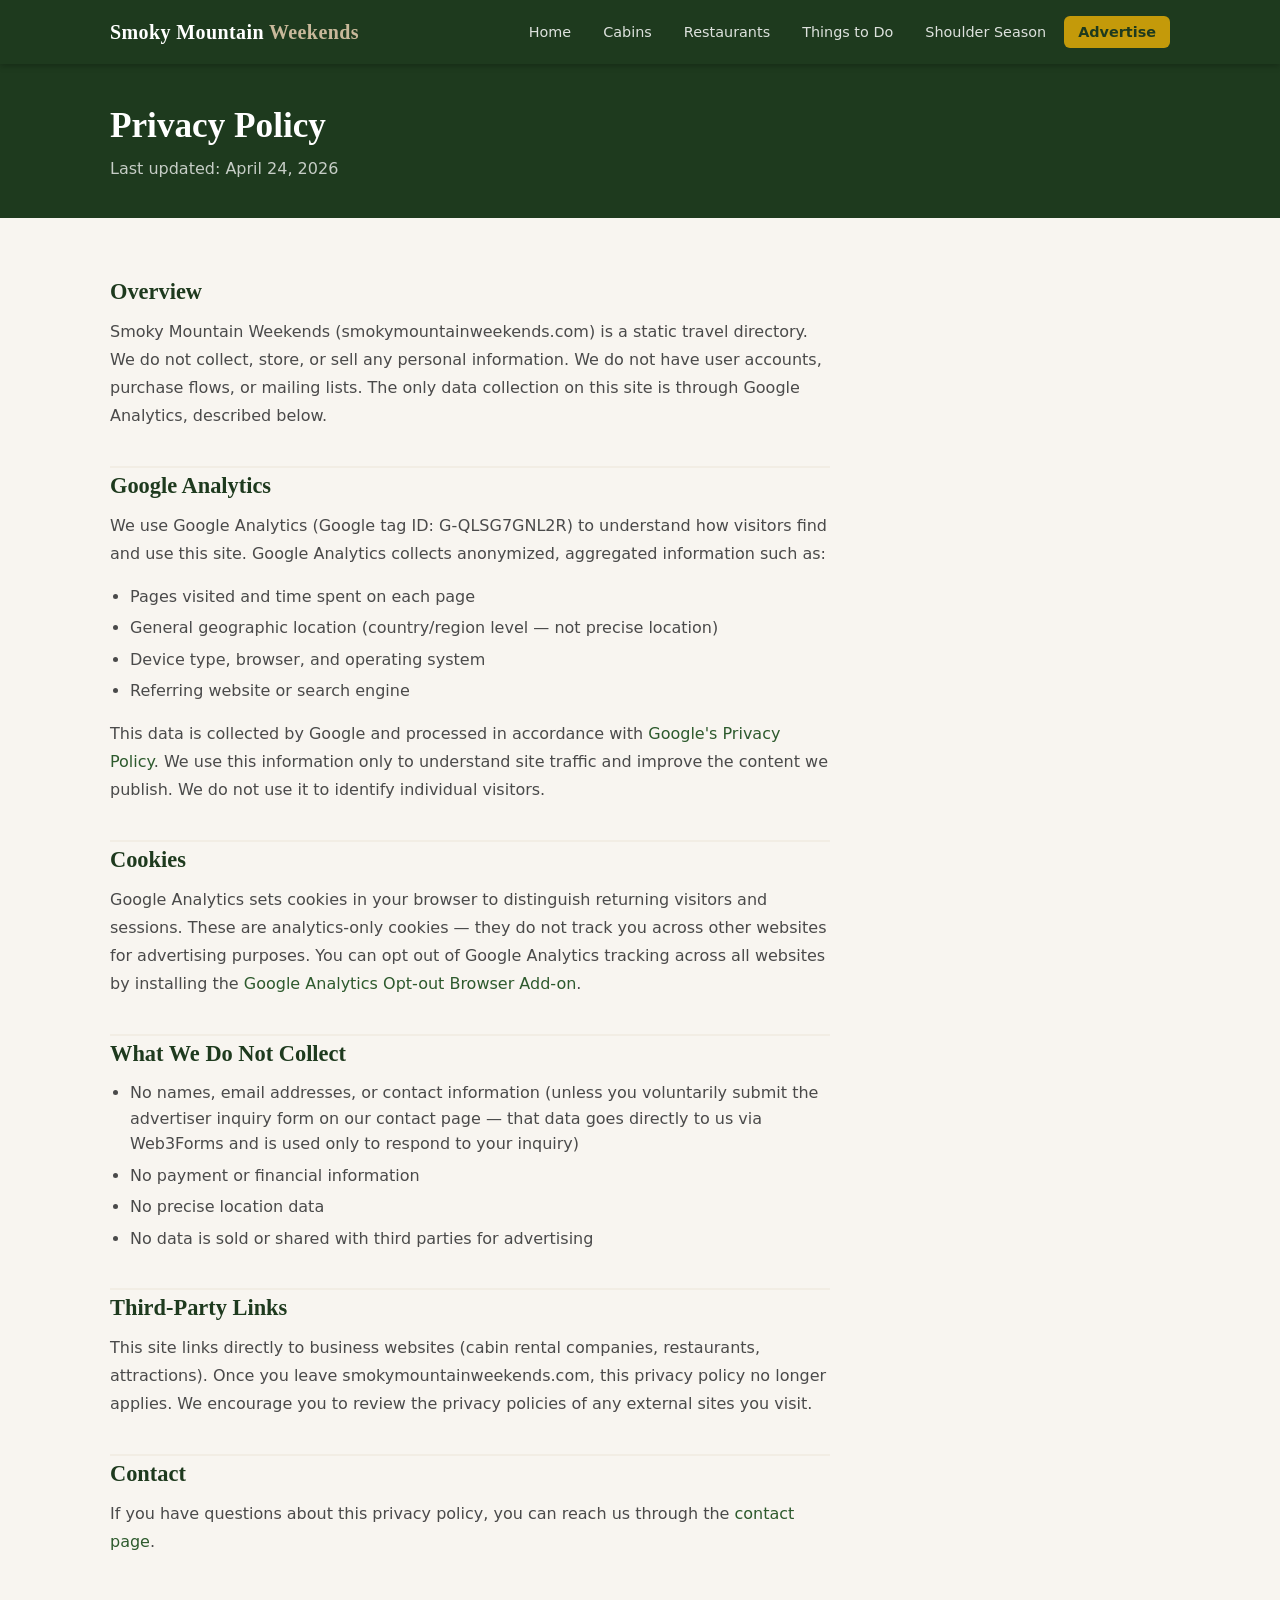
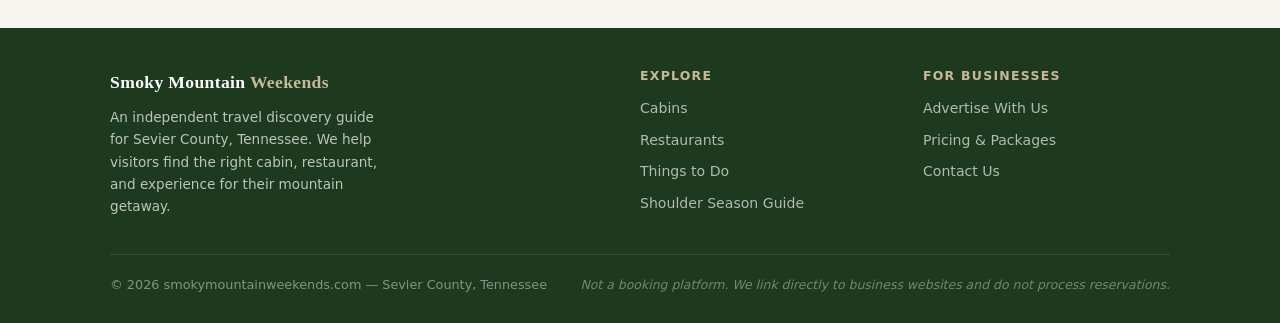
<file: privacy-policy.html>
<!DOCTYPE html>
<html lang="en">
<head>
  <meta charset="UTF-8" />
  <!-- Google tag (gtag.js) -->
  <script async src="https://www.googletagmanager.com/gtag/js?id=G-QLSG7GNL2R"></script>
  <script>
    window.dataLayer = window.dataLayer || [];
    function gtag(){dataLayer.push(arguments);}
    gtag('js', new Date());
    gtag('config', 'G-QLSG7GNL2R');
  </script>
  <meta name="viewport" content="width=device-width, initial-scale=1.0" />
  <meta name="theme-color" content="#1E3A1E" />
  <meta name="description" content="Privacy policy for Smoky Mountain Weekends. We use Google Analytics to understand site traffic. No personal data is collected or sold." />
  <meta name="robots" content="noindex" />
  <title>Privacy Policy | Smoky Mountain Weekends</title>
  <link rel="canonical" href="https://smokymountainweekends.com/privacy-policy.html" />
  <link rel="stylesheet" href="styles.css" />
</head>
<body>

  <!-- ===== NAVIGATION ===== -->
  <nav class="site-nav" aria-label="Main navigation">
    <input type="checkbox" id="nav-toggle" class="nav-toggle" />
    <div class="container nav-inner">
      <a href="index.html" class="nav-logo">Smoky Mountain <span>Weekends</span></a>
      <label for="nav-toggle" class="nav-toggle-label" aria-label="Toggle navigation">
        <span></span><span></span><span></span>
      </label>
      <ul class="nav-links">
        <li><a href="index.html">Home</a></li>
        <li><a href="cabins.html">Cabins</a></li>
        <li><a href="restaurants.html">Restaurants</a></li>
        <li><a href="things-to-do.html">Things to Do</a></li>
        <li><a href="shoulder-season.html">Shoulder Season</a></li>
        <li class="nav-cta"><a href="contact.html">Advertise</a></li>
      </ul>
    </div>
  </nav>

  <main id="main">

  <!-- ===== PAGE HERO ===== -->
  <section class="page-hero">
    <div class="container">
      <h1>Privacy Policy</h1>
      <p>Last updated: April 24, 2026</p>
    </div>
  </section>

  <!-- ===== CONTENT ===== -->
  <section class="section">
    <div class="container">
      <div class="article-layout">
        <article class="article-body">

          <h2>Overview</h2>
          <p>Smoky Mountain Weekends (smokymountainweekends.com) is a static travel directory. We do not collect, store, or sell any personal information. We do not have user accounts, purchase flows, or mailing lists. The only data collection on this site is through Google Analytics, described below.</p>

          <h2>Google Analytics</h2>
          <p>We use Google Analytics (Google tag ID: G-QLSG7GNL2R) to understand how visitors find and use this site. Google Analytics collects anonymized, aggregated information such as:</p>
          <ul>
            <li>Pages visited and time spent on each page</li>
            <li>General geographic location (country/region level — not precise location)</li>
            <li>Device type, browser, and operating system</li>
            <li>Referring website or search engine</li>
          </ul>
          <p>This data is collected by Google and processed in accordance with <a href="https://policies.google.com/privacy" target="_blank" rel="noopener">Google's Privacy Policy</a>. We use this information only to understand site traffic and improve the content we publish. We do not use it to identify individual visitors.</p>

          <h2>Cookies</h2>
          <p>Google Analytics sets cookies in your browser to distinguish returning visitors and sessions. These are analytics-only cookies — they do not track you across other websites for advertising purposes. You can opt out of Google Analytics tracking across all websites by installing the <a href="https://tools.google.com/dlpage/gaoptout" target="_blank" rel="noopener">Google Analytics Opt-out Browser Add-on</a>.</p>

          <h2>What We Do Not Collect</h2>
          <ul>
            <li>No names, email addresses, or contact information (unless you voluntarily submit the advertiser inquiry form on our contact page — that data goes directly to us via Web3Forms and is used only to respond to your inquiry)</li>
            <li>No payment or financial information</li>
            <li>No precise location data</li>
            <li>No data is sold or shared with third parties for advertising</li>
          </ul>

          <h2>Third-Party Links</h2>
          <p>This site links directly to business websites (cabin rental companies, restaurants, attractions). Once you leave smokymountainweekends.com, this privacy policy no longer applies. We encourage you to review the privacy policies of any external sites you visit.</p>

          <h2>Contact</h2>
          <p>If you have questions about this privacy policy, you can reach us through the <a href="contact.html">contact page</a>.</p>

        </article>
      </div>
    </div>
  </section>

  </main>

  <!-- ===== FOOTER ===== -->
  <footer class="site-footer">
    <div class="container">
      <div class="footer-inner">
        <div class="footer-brand">
          <a href="index.html" class="nav-logo">Smoky Mountain <span>Weekends</span></a>
          <p>An independent travel discovery guide for Sevier County, Tennessee. We help visitors find the right cabin, restaurant, and experience for their mountain getaway.</p>
        </div>
        <div class="footer-col">
          <h4>Explore</h4>
          <ul>
            <li><a href="cabins.html">Cabins</a></li>
            <li><a href="restaurants.html">Restaurants</a></li>
            <li><a href="things-to-do.html">Things to Do</a></li>
            <li><a href="shoulder-season.html">Shoulder Season Guide</a></li>
          </ul>
        </div>
        <div class="footer-col">
          <h4>For Businesses</h4>
          <ul>
            <li><a href="contact.html">Advertise With Us</a></li>
            <li><a href="contact.html#packages">Pricing &amp; Packages</a></li>
            <li><a href="contact.html#inquiry">Contact Us</a></li>
          </ul>
        </div>
      </div>
      <div class="footer-bottom">
        <p>&copy; 2026 smokymountainweekends.com &mdash; Sevier County, Tennessee</p>
        <p class="footer-disclaimer">Not a booking platform. We link directly to business websites and do not process reservations.</p>
      </div>
    </div>
  </footer>

</body>
</html>
</file>
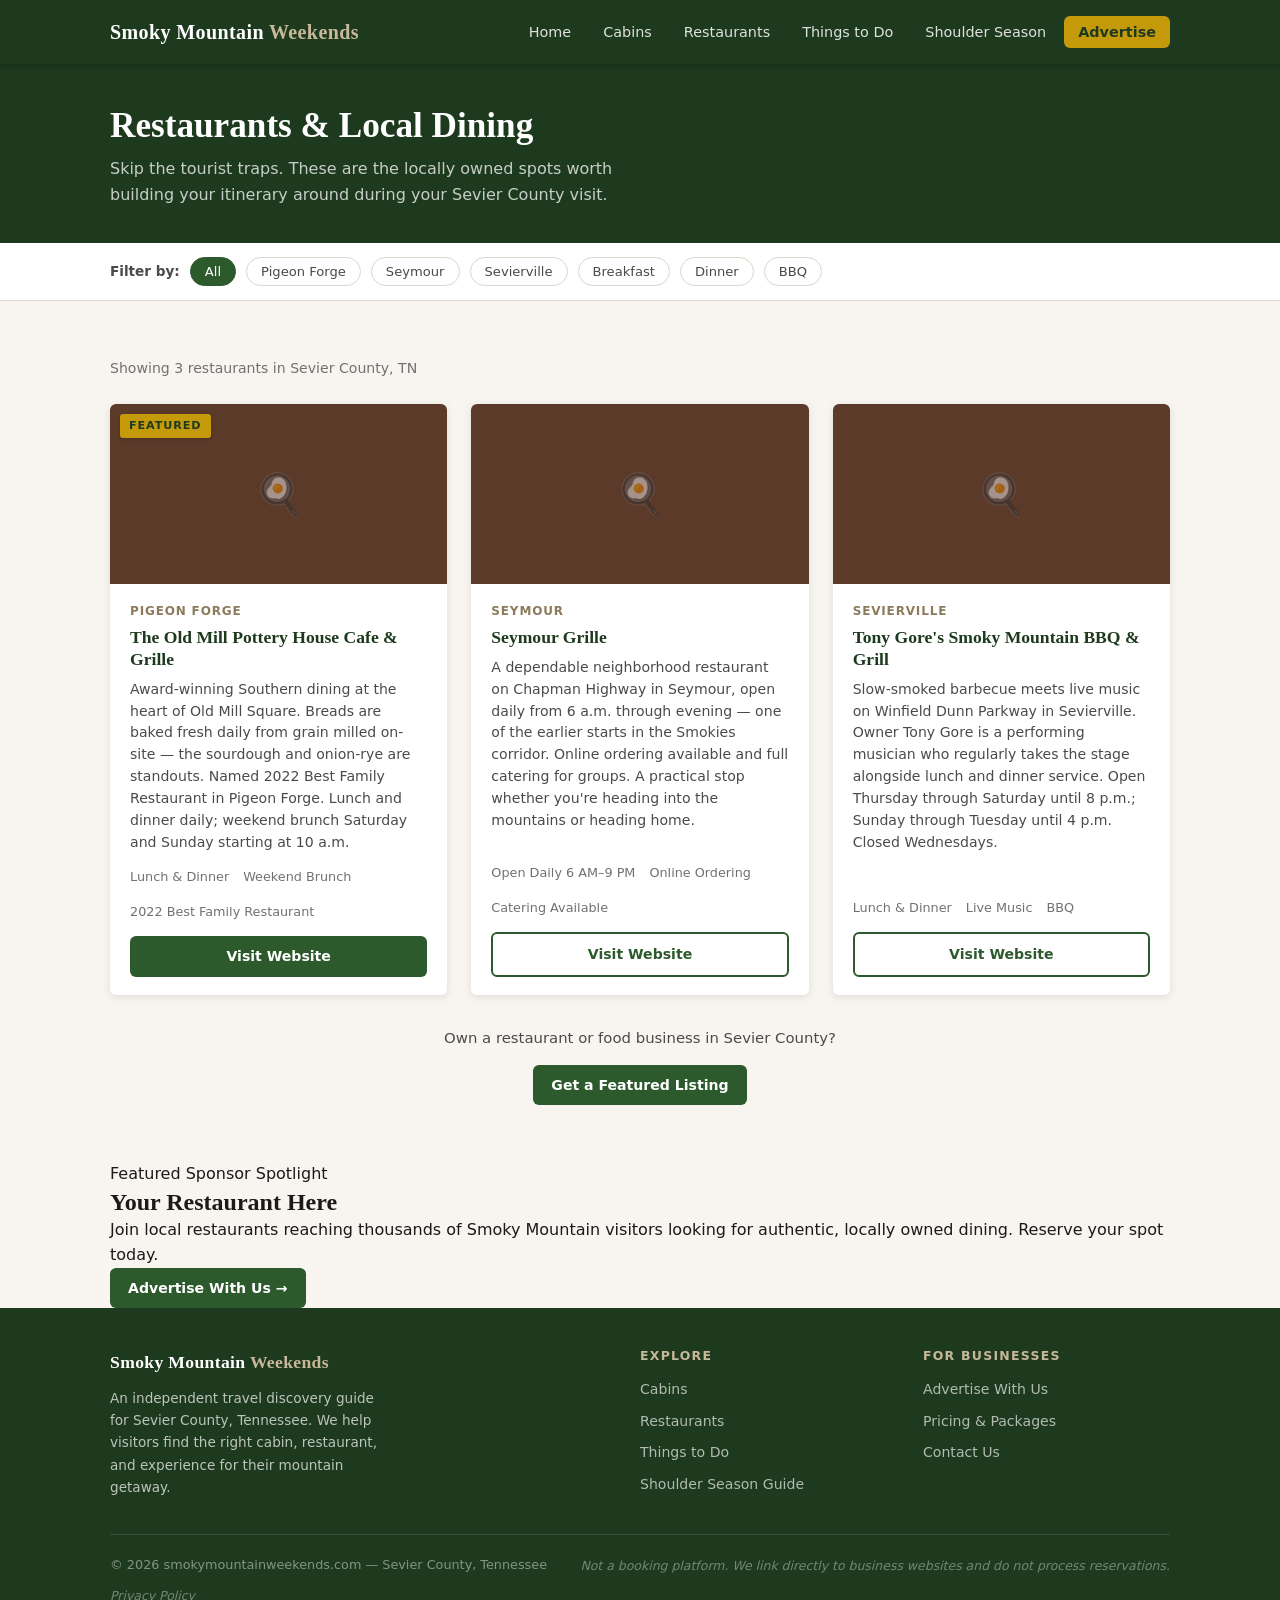
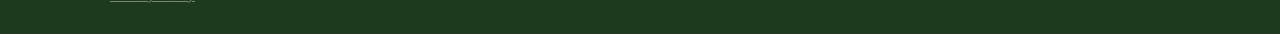
<file: restaurants.html>
<!DOCTYPE html>
<html lang="en">
<head>
  <meta charset="UTF-8" />
  <!-- Google tag (gtag.js) -->
  <script async src="https://www.googletagmanager.com/gtag/js?id=G-QLSG7GNL2R"></script>
  <script>
    window.dataLayer = window.dataLayer || [];
    function gtag(){dataLayer.push(arguments);}
    gtag('js', new Date());
    gtag('config', 'G-QLSG7GNL2R');
  </script>
  <meta name="viewport" content="width=device-width, initial-scale=1.0" />
  <meta name="theme-color" content="#1E3A1E" />
  <meta name="description" content="Find the best local restaurants near the Smoky Mountains — The Old Mill Pottery House Cafe, Seymour Grille, Tony Gore's BBQ, and more. Real places, real links." />
  <title>Smoky Mountain Restaurants | Smoky Mountain Weekends</title>
  <link rel="canonical" href="https://smokymountainweekends.com/restaurants.html" />

  <!-- Open Graph -->
  <meta property="og:type" content="website" />
  <meta property="og:title" content="Smoky Mountain Restaurants | Smoky Mountain Weekends" />
  <meta property="og:description" content="Skip the chains. Locally owned restaurants near the Smokies — Old Mill Pottery House Cafe, Seymour Grille, Tony Gore's BBQ and more." />
  <meta property="og:url" content="https://smokymountainweekends.com/restaurants.html" />
  <meta property="og:site_name" content="Smoky Mountain Weekends" />
  <meta name="twitter:card" content="summary_large_image" />
  <meta name="twitter:title" content="Smoky Mountain Restaurants | Smoky Mountain Weekends" />
  <meta name="twitter:description" content="Skip the chains. Locally owned restaurants near the Smokies — Old Mill Pottery House Cafe, Seymour Grille, Tony Gore's BBQ and more." />

  <!-- JSON-LD: ItemList of Restaurants -->
  <script type="application/ld+json">
  {
    "@context": "https://schema.org",
    "@type": "ItemList",
    "name": "Local Restaurants Near the Smoky Mountains — Sevier County TN",
    "description": "Locally owned restaurants in Pigeon Forge, Seymour, and Sevierville, Tennessee.",
    "url": "https://smokymountainweekends.com/restaurants.html",
    "numberOfItems": 3,
    "itemListElement": [
      {
        "@type": "ListItem",
        "position": 1,
        "item": {
          "@type": "Restaurant",
          "name": "The Old Mill Pottery House Cafe & Grille",
          "description": "Award-winning Southern dining at Old Mill Square in Pigeon Forge TN. Fresh breads baked daily from grain milled on-site. Named 2022 Best Family Restaurant in Pigeon Forge. Lunch and dinner daily, weekend brunch Saturday and Sunday.",
          "url": "https://www.old-mill.com/pottery-house-cafe-grill",
          "telephone": "(865) 453-6002",
          "address": {
            "@type": "PostalAddress",
            "streetAddress": "3341 Old Mill Street",
            "addressLocality": "Pigeon Forge",
            "addressRegion": "TN",
            "postalCode": "37863",
            "addressCountry": "US"
          },
          "openingHours": ["Mo-Su 11:00-21:00", "Sa-Su 10:00-14:00"]
        }
      },
      {
        "@type": "ListItem",
        "position": 2,
        "item": {
          "@type": "Restaurant",
          "name": "Seymour Grille",
          "description": "Local restaurant on Chapman Highway in Seymour TN, open daily 6 AM to 9 PM. Online ordering and catering available.",
          "url": "https://www.seymour-grille.com",
          "telephone": "865-223-7380",
          "address": {
            "@type": "PostalAddress",
            "streetAddress": "11612 Chapman Highway",
            "addressLocality": "Seymour",
            "addressRegion": "TN",
            "postalCode": "37865",
            "addressCountry": "US"
          },
          "openingHours": "Mo-Su 06:00-21:00"
        }
      },
      {
        "@type": "ListItem",
        "position": 3,
        "item": {
          "@type": "Restaurant",
          "name": "Tony Gore's Smoky Mountain BBQ and Grill",
          "description": "BBQ and grill with live music in Sevierville TN. Open Thursday–Saturday 11am–8pm, Sunday–Tuesday 11am–4pm. Closed Wednesdays.",
          "url": "https://www.tonygore.com",
          "address": {
            "@type": "PostalAddress",
            "streetAddress": "1818 Winfield Dunn Parkway",
            "addressLocality": "Sevierville",
            "addressRegion": "TN",
            "postalCode": "37876",
            "addressCountry": "US"
          },
          "openingHours": ["Th-Sa 11:00-20:00", "Su-Tu 11:00-16:00"]
        }
      }
    ]
  }
  </script>

  <link rel="stylesheet" href="styles.css" />
</head>
<body>

  <!-- ===== NAVIGATION ===== -->
  <nav class="site-nav" aria-label="Main navigation">
    <input type="checkbox" id="nav-toggle" class="nav-toggle" />
    <div class="container nav-inner">
      <a href="index.html" class="nav-logo">Smoky Mountain <span>Weekends</span></a>
      <label for="nav-toggle" class="nav-toggle-label" aria-label="Toggle navigation">
        <span></span><span></span><span></span>
      </label>
      <ul class="nav-links">
        <li><a href="index.html">Home</a></li>
        <li><a href="cabins.html">Cabins</a></li>
        <li><a href="restaurants.html" aria-current="page">Restaurants</a></li>
        <li><a href="things-to-do.html">Things to Do</a></li>
        <li><a href="shoulder-season.html">Shoulder Season</a></li>
        <li class="nav-cta"><a href="contact.html">Advertise</a></li>
      </ul>
    </div>
  </nav>

  <main id="main">

  <!-- ===== PAGE HERO ===== -->
  <section class="page-hero">
    <div class="container">
      <h1>Restaurants &amp; Local Dining</h1>
      <p>Skip the tourist traps. These are the locally owned spots worth building your itinerary around during your Sevier County visit.</p>
    </div>
  </section>

  <!-- ===== FILTER BAR ===== -->
  <div class="filter-bar">
    <div class="container filter-inner">
      <span class="filter-label">Filter by:</span>
      <button class="filter-btn active" data-filter="all">All</button>
      <button class="filter-btn" data-filter="pigeon-forge">Pigeon Forge</button>
      <button class="filter-btn" data-filter="seymour">Seymour</button>
      <button class="filter-btn" data-filter="sevierville">Sevierville</button>
      <button class="filter-btn" data-filter="breakfast">Breakfast</button>
      <button class="filter-btn" data-filter="dinner">Dinner</button>
      <button class="filter-btn" data-filter="bbq">BBQ</button>
    </div>
  </div>

  <!-- ===== LISTINGS ===== -->
  <section class="section">
    <div class="container">
      <p class="results-count">Showing 3 restaurants in Sevier County, TN</p>

      <div class="card-grid">

        <!-- Card 1 — Featured -->
        <div class="card" data-tags="pigeon-forge breakfast dinner family">
          <div class="card-img card-img-rest">
            <span class="card-img-placeholder" aria-hidden="true">&#127859;</span>
            <span class="badge-featured">Featured</span>
          </div>
          <div class="card-body">
            <span class="card-location">Pigeon Forge</span>
            <h3 class="card-title">The Old Mill Pottery House Cafe &amp; Grille</h3>
            <p class="card-desc">Award-winning Southern dining at the heart of Old Mill Square. Breads are baked fresh daily from grain milled on-site — the sourdough and onion-rye are standouts. Named 2022 Best Family Restaurant in Pigeon Forge. Lunch and dinner daily; weekend brunch Saturday and Sunday starting at 10 a.m.</p>
            <div class="card-meta">
              <span>Lunch &amp; Dinner</span>
              <span>Weekend Brunch</span>
              <span>2022 Best Family Restaurant</span>
            </div>
            <a href="https://www.old-mill.com/pottery-house-cafe-grill" target="_blank" rel="noopener" class="btn btn-primary btn-block">Visit Website</a>
          </div>
        </div>

        <!-- Card 2 — Standard -->
        <div class="card" data-tags="seymour breakfast dinner">
          <div class="card-img card-img-rest">
            <span class="card-img-placeholder" aria-hidden="true">&#127859;</span>
          </div>
          <div class="card-body">
            <span class="card-location">Seymour</span>
            <h3 class="card-title">Seymour Grille</h3>
            <p class="card-desc">A dependable neighborhood restaurant on Chapman Highway in Seymour, open daily from 6 a.m. through evening — one of the earlier starts in the Smokies corridor. Online ordering available and full catering for groups. A practical stop whether you're heading into the mountains or heading home.</p>
            <div class="card-meta">
              <span>Open Daily 6 AM–9 PM</span>
              <span>Online Ordering</span>
              <span>Catering Available</span>
            </div>
            <a href="https://www.seymour-grille.com" target="_blank" rel="noopener" class="btn btn-outline btn-block">Visit Website</a>
          </div>
        </div>

        <!-- Card 3 — Standard -->
        <div class="card" data-tags="sevierville dinner bbq">
          <div class="card-img card-img-rest">
            <span class="card-img-placeholder" aria-hidden="true">&#127859;</span>
          </div>
          <div class="card-body">
            <span class="card-location">Sevierville</span>
            <h3 class="card-title">Tony Gore's Smoky Mountain BBQ &amp; Grill</h3>
            <p class="card-desc">Slow-smoked barbecue meets live music on Winfield Dunn Parkway in Sevierville. Owner Tony Gore is a performing musician who regularly takes the stage alongside lunch and dinner service. Open Thursday through Saturday until 8 p.m.; Sunday through Tuesday until 4 p.m. Closed Wednesdays.</p>
            <div class="card-meta">
              <span>Lunch &amp; Dinner</span>
              <span>Live Music</span>
              <span>BBQ</span>
            </div>
            <a href="https://www.tonygore.com" target="_blank" rel="noopener" class="btn btn-outline btn-block">Visit Website</a>
          </div>
        </div>

      </div>

      <!-- CTA -->
      <div class="text-center mt-32">
        <p style="color: var(--text-mid); margin-bottom: 14px; font-size: 0.93rem;">Own a restaurant or food business in Sevier County?</p>
        <a href="contact.html" class="btn btn-primary">Get a Featured Listing</a>
      </div>

    </div>
  </section>

  <!-- ===== SPONSOR SPOTLIGHT ===== -->
  <section class="sponsor-spotlight">
    <div class="container">
      <div class="sponsor-spotlight-inner">
        <div>
          <p class="sponsor-eyebrow">Featured Sponsor Spotlight</p>
          <h2>Your Restaurant Here</h2>
          <p>Join local restaurants reaching thousands of Smoky Mountain visitors looking for authentic, locally owned dining. Reserve your spot today.</p>
        </div>
        <a href="contact.html" class="btn btn-primary" style="white-space:nowrap;">Advertise With Us &rarr;</a>
      </div>
    </div>
  </section>

  </main>

  <!-- ===== FOOTER ===== -->
  <footer class="site-footer">
    <div class="container">
      <div class="footer-inner">
        <div class="footer-brand">
          <a href="index.html" class="nav-logo">Smoky Mountain <span>Weekends</span></a>
          <p>An independent travel discovery guide for Sevier County, Tennessee. We help visitors find the right cabin, restaurant, and experience for their mountain getaway.</p>
        </div>
        <div class="footer-col">
          <h4>Explore</h4>
          <ul>
            <li><a href="cabins.html">Cabins</a></li>
            <li><a href="restaurants.html">Restaurants</a></li>
            <li><a href="things-to-do.html">Things to Do</a></li>
            <li><a href="shoulder-season.html">Shoulder Season Guide</a></li>
          </ul>
        </div>
        <div class="footer-col">
          <h4>For Businesses</h4>
          <ul>
            <li><a href="contact.html">Advertise With Us</a></li>
            <li><a href="contact.html#packages">Pricing &amp; Packages</a></li>
            <li><a href="contact.html#inquiry">Contact Us</a></li>
          </ul>
        </div>
      </div>
      <div class="footer-bottom">
        <p>&copy; 2026 smokymountainweekends.com &mdash; Sevier County, Tennessee</p>
        <p class="footer-disclaimer">Not a booking platform. We link directly to business websites and do not process reservations.</p>
        <p class="footer-disclaimer"><a href="privacy-policy.html" style="color: inherit; text-decoration: underline;">Privacy Policy</a></p>
      </div>
    </div>
  </footer>

  <script>
  (function () {
    var filterBtns = document.querySelectorAll('.filter-btn[data-filter]');
    var cards = document.querySelectorAll('.card-grid .card[data-tags]');

    filterBtns.forEach(function (btn) {
      btn.addEventListener('click', function () {
        filterBtns.forEach(function (b) { b.classList.remove('active'); });
        btn.classList.add('active');
        var f = btn.dataset.filter;
        cards.forEach(function (card) {
          var tags = card.dataset.tags.split(' ');
          card.style.display = (f === 'all' || tags.indexOf(f) !== -1) ? '' : 'none';
        });
      });
    });
  })();
  </script>
</body>
</html>
</file>
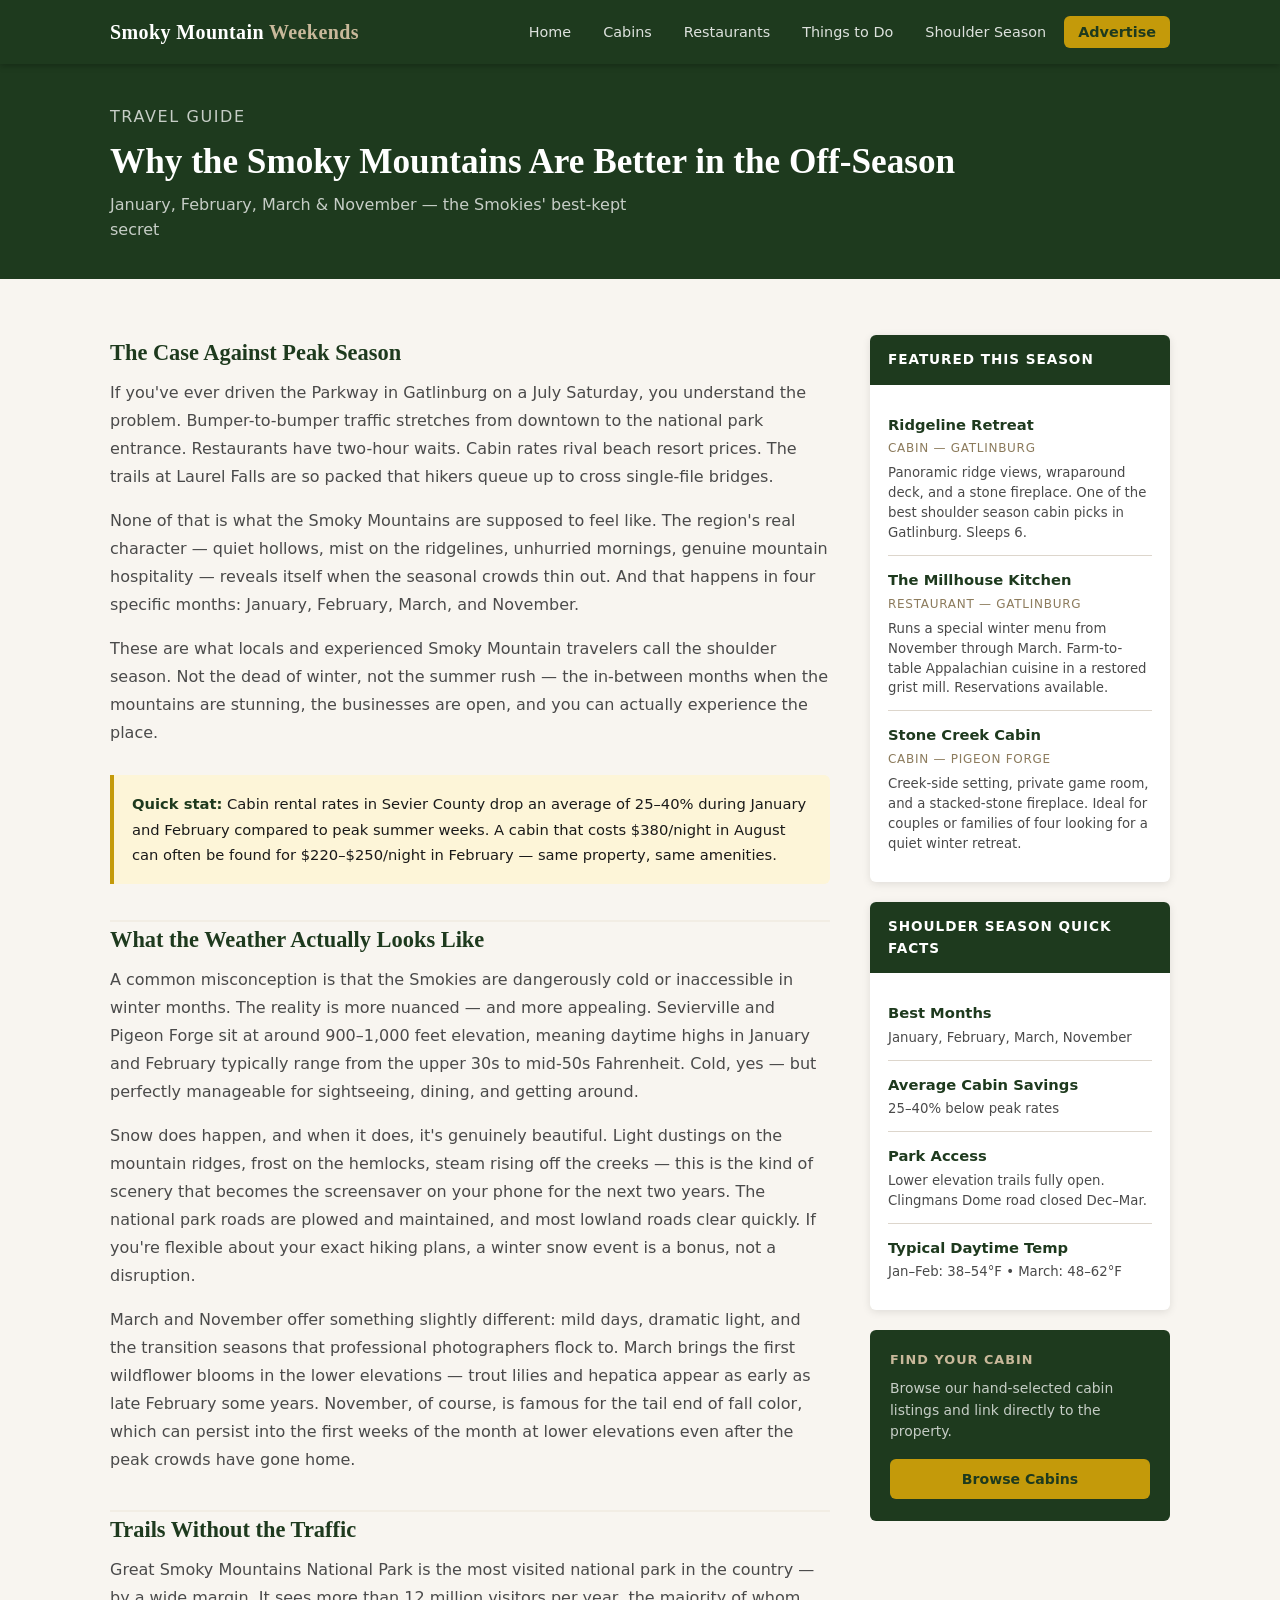
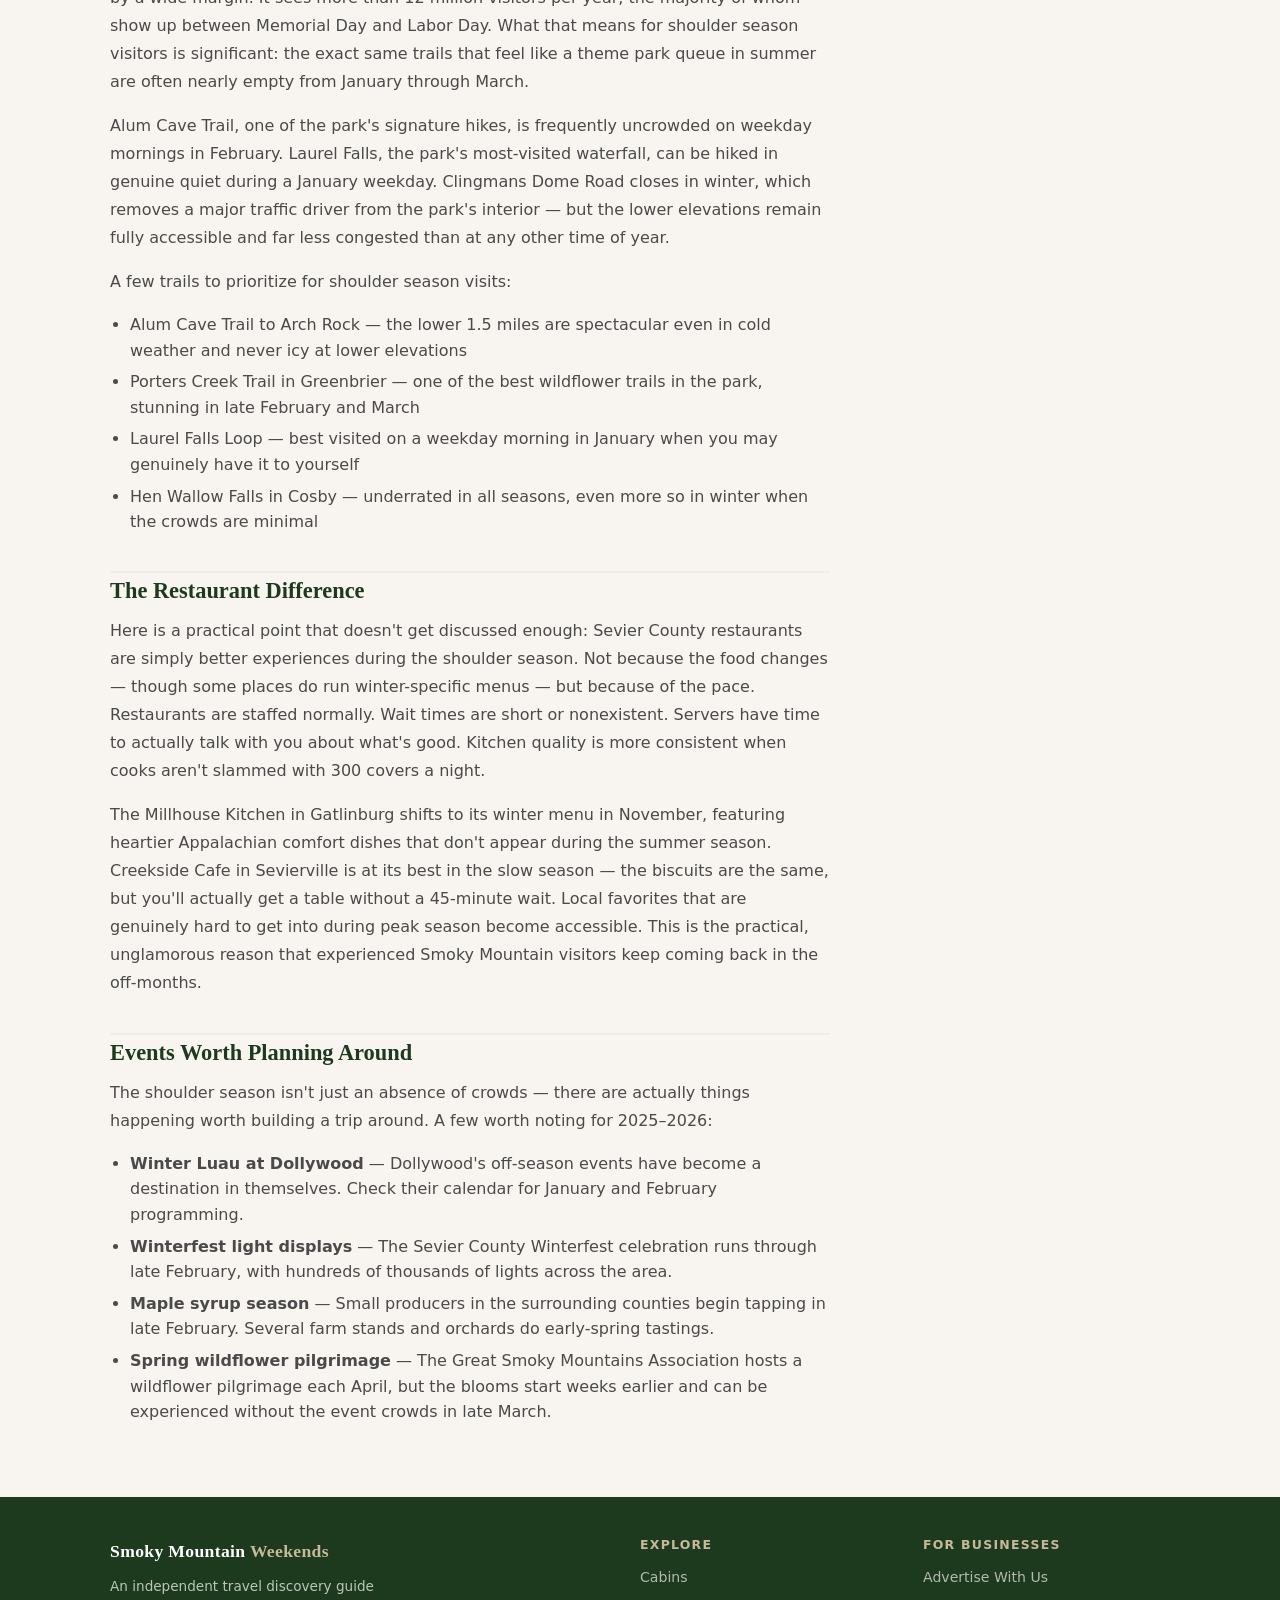
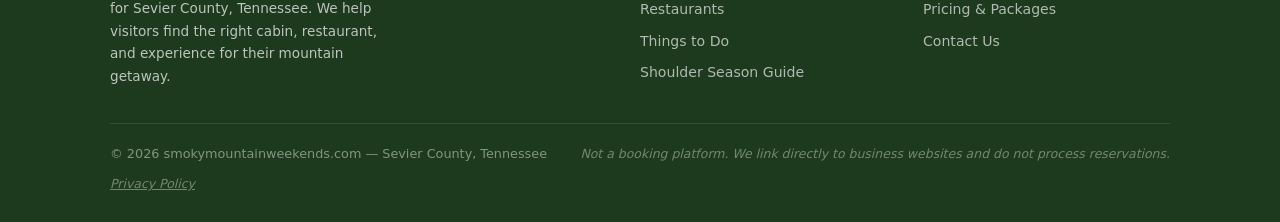
<file: shoulder-season.html>
<!DOCTYPE html>
<html lang="en">
<head>
  <meta charset="UTF-8" />
  <!-- Google tag (gtag.js) -->
  <script async src="https://www.googletagmanager.com/gtag/js?id=G-QLSG7GNL2R"></script>
  <script>
    window.dataLayer = window.dataLayer || [];
    function gtag(){dataLayer.push(arguments);}
    gtag('js', new Date());
    gtag('config', 'G-QLSG7GNL2R');
  </script>
  <meta name="viewport" content="width=device-width, initial-scale=1.0" />
  <meta name="theme-color" content="#1E3A1E" />
  <meta name="description" content="Why the Smoky Mountains are better in January, February, March, and November. A guide to shoulder season travel in Sevier County, Tennessee." />
  <title>Why the Smoky Mountains Are Better in the Off-Season | Smoky Mountain Weekends</title>
  <link rel="canonical" href="https://smokymountainweekends.com/shoulder-season.html" />

  <!-- Open Graph -->
  <meta property="og:type" content="article" />
  <meta property="og:title" content="Why the Smoky Mountains Are Better in the Off-Season" />
  <meta property="og:description" content="Fewer crowds, lower cabin rates, cozy atmosphere — January, February, March, and November are the Smokies' best-kept secret." />
  <meta property="og:url" content="https://smokymountainweekends.com/shoulder-season.html" />
  <meta property="og:site_name" content="Smoky Mountain Weekends" />
  <meta name="twitter:card" content="summary_large_image" />
  <meta name="twitter:title" content="Why the Smoky Mountains Are Better in the Off-Season" />
  <meta name="twitter:description" content="Shoulder season in Sevier County TN: fewer crowds, 25-40% lower cabin rates, and trails you can actually enjoy." />

  <!-- JSON-LD: Article -->
  <script type="application/ld+json">
  {
    "@context": "https://schema.org",
    "@type": "Article",
    "headline": "Why the Smoky Mountains Are Better in the Off-Season",
    "description": "A guide to shoulder season travel in Sevier County, Tennessee — January, February, March, and November.",
    "url": "https://smokymountainweekends.com/shoulder-season.html",
    "publisher": {
      "@type": "Organization",
      "name": "Smoky Mountain Weekends",
      "url": "https://smokymountainweekends.com/"
    },
    "about": {
      "@type": "Place",
      "name": "Great Smoky Mountains",
      "address": {
        "@type": "PostalAddress",
        "addressLocality": "Sevier County",
        "addressRegion": "TN",
        "addressCountry": "US"
      }
    },
    "datePublished": "2026-04-24",
    "dateModified": "2026-04-24",
    "author": {
      "@type": "Organization",
      "name": "Smoky Mountain Weekends",
      "url": "https://smokymountainweekends.com/"
    },
    "keywords": "Smoky Mountains shoulder season, Gatlinburg January, Pigeon Forge winter, Sevier County off-season travel, Smoky Mountains February, winter cabin Gatlinburg"
  }
  </script>

  <link rel="stylesheet" href="styles.css" />
</head>
<body>

  <!-- ===== NAVIGATION ===== -->
  <nav class="site-nav" aria-label="Main navigation">
    <input type="checkbox" id="nav-toggle" class="nav-toggle" />
    <div class="container nav-inner">
      <a href="index.html" class="nav-logo">Smoky Mountain <span>Weekends</span></a>
      <label for="nav-toggle" class="nav-toggle-label" aria-label="Toggle navigation">
        <span></span><span></span><span></span>
      </label>
      <ul class="nav-links">
        <li><a href="index.html">Home</a></li>
        <li><a href="cabins.html">Cabins</a></li>
        <li><a href="restaurants.html">Restaurants</a></li>
        <li><a href="things-to-do.html">Things to Do</a></li>
        <li><a href="shoulder-season.html" aria-current="page">Shoulder Season</a></li>
        <li class="nav-cta"><a href="contact.html">Advertise</a></li>
      </ul>
    </div>
  </nav>

  <main id="main">

  <!-- ===== PAGE HERO ===== -->
  <section class="page-hero">
    <div class="container">
      <p class="page-hero-eyebrow">Travel Guide</p>
      <h1>Why the Smoky Mountains Are Better in the Off-Season</h1>
      <p>January, February, March &amp; November &mdash; the Smokies' best-kept secret</p>
    </div>
  </section>

  <!-- ===== ARTICLE CONTENT ===== -->
  <section class="section">
    <div class="container">
      <div class="article-layout">

        <!-- Main Article -->
        <article class="article-body">

          <h2>The Case Against Peak Season</h2>
          <p>If you've ever driven the Parkway in Gatlinburg on a July Saturday, you understand the problem. Bumper-to-bumper traffic stretches from downtown to the national park entrance. Restaurants have two-hour waits. Cabin rates rival beach resort prices. The trails at Laurel Falls are so packed that hikers queue up to cross single-file bridges.</p>
          <p>None of that is what the Smoky Mountains are supposed to feel like. The region's real character &mdash; quiet hollows, mist on the ridgelines, unhurried mornings, genuine mountain hospitality &mdash; reveals itself when the seasonal crowds thin out. And that happens in four specific months: January, February, March, and November.</p>
          <p>These are what locals and experienced Smoky Mountain travelers call the shoulder season. Not the dead of winter, not the summer rush &mdash; the in-between months when the mountains are stunning, the businesses are open, and you can actually experience the place.</p>

          <div class="callout-box">
            <p><strong>Quick stat:</strong> Cabin rental rates in Sevier County drop an average of 25&ndash;40% during January and February compared to peak summer weeks. A cabin that costs $380/night in August can often be found for $220&ndash;$250/night in February &mdash; same property, same amenities.</p>
          </div>

          <h2>What the Weather Actually Looks Like</h2>
          <p>A common misconception is that the Smokies are dangerously cold or inaccessible in winter months. The reality is more nuanced &mdash; and more appealing. Sevierville and Pigeon Forge sit at around 900&ndash;1,000 feet elevation, meaning daytime highs in January and February typically range from the upper 30s to mid-50s Fahrenheit. Cold, yes &mdash; but perfectly manageable for sightseeing, dining, and getting around.</p>
          <p>Snow does happen, and when it does, it's genuinely beautiful. Light dustings on the mountain ridges, frost on the hemlocks, steam rising off the creeks &mdash; this is the kind of scenery that becomes the screensaver on your phone for the next two years. The national park roads are plowed and maintained, and most lowland roads clear quickly. If you're flexible about your exact hiking plans, a winter snow event is a bonus, not a disruption.</p>
          <p>March and November offer something slightly different: mild days, dramatic light, and the transition seasons that professional photographers flock to. March brings the first wildflower blooms in the lower elevations &mdash; trout lilies and hepatica appear as early as late February some years. November, of course, is famous for the tail end of fall color, which can persist into the first weeks of the month at lower elevations even after the peak crowds have gone home.</p>

          <h2>Trails Without the Traffic</h2>
          <p>Great Smoky Mountains National Park is the most visited national park in the country &mdash; by a wide margin. It sees more than 12 million visitors per year, the majority of whom show up between Memorial Day and Labor Day. What that means for shoulder season visitors is significant: the exact same trails that feel like a theme park queue in summer are often nearly empty from January through March.</p>
          <p>Alum Cave Trail, one of the park's signature hikes, is frequently uncrowded on weekday mornings in February. Laurel Falls, the park's most-visited waterfall, can be hiked in genuine quiet during a January weekday. Clingmans Dome Road closes in winter, which removes a major traffic driver from the park's interior &mdash; but the lower elevations remain fully accessible and far less congested than at any other time of year.</p>
          <p>A few trails to prioritize for shoulder season visits:</p>
          <ul>
            <li>Alum Cave Trail to Arch Rock &mdash; the lower 1.5 miles are spectacular even in cold weather and never icy at lower elevations</li>
            <li>Porters Creek Trail in Greenbrier &mdash; one of the best wildflower trails in the park, stunning in late February and March</li>
            <li>Laurel Falls Loop &mdash; best visited on a weekday morning in January when you may genuinely have it to yourself</li>
            <li>Hen Wallow Falls in Cosby &mdash; underrated in all seasons, even more so in winter when the crowds are minimal</li>
          </ul>

          <h2>The Restaurant Difference</h2>
          <p>Here is a practical point that doesn't get discussed enough: Sevier County restaurants are simply better experiences during the shoulder season. Not because the food changes &mdash; though some places do run winter-specific menus &mdash; but because of the pace. Restaurants are staffed normally. Wait times are short or nonexistent. Servers have time to actually talk with you about what's good. Kitchen quality is more consistent when cooks aren't slammed with 300 covers a night.</p>
          <p>The Millhouse Kitchen in Gatlinburg shifts to its winter menu in November, featuring heartier Appalachian comfort dishes that don't appear during the summer season. Creekside Cafe in Sevierville is at its best in the slow season &mdash; the biscuits are the same, but you'll actually get a table without a 45-minute wait. Local favorites that are genuinely hard to get into during peak season become accessible. This is the practical, unglamorous reason that experienced Smoky Mountain visitors keep coming back in the off-months.</p>

          <h2>Events Worth Planning Around</h2>
          <p>The shoulder season isn't just an absence of crowds &mdash; there are actually things happening worth building a trip around. A few worth noting for 2025&ndash;2026:</p>
          <ul>
            <li><strong>Winter Luau at Dollywood</strong> &mdash; Dollywood's off-season events have become a destination in themselves. Check their calendar for January and February programming.</li>
            <li><strong>Winterfest light displays</strong> &mdash; The Sevier County Winterfest celebration runs through late February, with hundreds of thousands of lights across the area.</li>
            <li><strong>Maple syrup season</strong> &mdash; Small producers in the surrounding counties begin tapping in late February. Several farm stands and orchards do early-spring tastings.</li>
            <li><strong>Spring wildflower pilgrimage</strong> &mdash; The Great Smoky Mountains Association hosts a wildflower pilgrimage each April, but the blooms start weeks earlier and can be experienced without the event crowds in late March.</li>
          </ul>

        </article>

        <!-- Sidebar -->
        <aside class="sidebar">

          <div class="sidebar-card">
            <div class="sidebar-card-header">Featured This Season</div>
            <div class="sidebar-card-body">

              <div class="sidebar-biz">
                <div class="sidebar-biz-name">Ridgeline Retreat</div>
                <div class="sidebar-biz-type">Cabin &mdash; Gatlinburg</div>
                <div class="sidebar-biz-desc">Panoramic ridge views, wraparound deck, and a stone fireplace. One of the best shoulder season cabin picks in Gatlinburg. Sleeps 6.</div>
              </div>

              <div class="sidebar-biz">
                <div class="sidebar-biz-name">The Millhouse Kitchen</div>
                <div class="sidebar-biz-type">Restaurant &mdash; Gatlinburg</div>
                <div class="sidebar-biz-desc">Runs a special winter menu from November through March. Farm-to-table Appalachian cuisine in a restored grist mill. Reservations available.</div>
              </div>

              <div class="sidebar-biz">
                <div class="sidebar-biz-name">Stone Creek Cabin</div>
                <div class="sidebar-biz-type">Cabin &mdash; Pigeon Forge</div>
                <div class="sidebar-biz-desc">Creek-side setting, private game room, and a stacked-stone fireplace. Ideal for couples or families of four looking for a quiet winter retreat.</div>
              </div>

            </div>
          </div>

          <div class="sidebar-card">
            <div class="sidebar-card-header">Shoulder Season Quick Facts</div>
            <div class="sidebar-card-body">
              <div class="sidebar-biz">
                <div class="sidebar-biz-name">Best Months</div>
                <div class="sidebar-biz-desc">January, February, March, November</div>
              </div>
              <div class="sidebar-biz">
                <div class="sidebar-biz-name">Average Cabin Savings</div>
                <div class="sidebar-biz-desc">25&ndash;40% below peak rates</div>
              </div>
              <div class="sidebar-biz">
                <div class="sidebar-biz-name">Park Access</div>
                <div class="sidebar-biz-desc">Lower elevation trails fully open. Clingmans Dome road closed Dec&ndash;Mar.</div>
              </div>
              <div class="sidebar-biz">
                <div class="sidebar-biz-name">Typical Daytime Temp</div>
                <div class="sidebar-biz-desc">Jan&ndash;Feb: 38&ndash;54&deg;F &bull; March: 48&ndash;62&deg;F</div>
              </div>
            </div>
          </div>

          <div style="background: var(--green-dark); border-radius: var(--radius); padding: 22px 20px; color: var(--white);">
            <h4 style="color: var(--stone-light); font-family: var(--font-ui); font-size: 0.8rem; text-transform: uppercase; letter-spacing: 0.08em; margin-bottom: 10px;">Find Your Cabin</h4>
            <p style="font-size: 0.87rem; color: rgba(255,255,255,0.75); margin-bottom: 16px; line-height: 1.55;">Browse our hand-selected cabin listings and link directly to the property.</p>
            <a href="cabins.html" class="btn btn-primary btn-block" style="background: var(--amber); color: var(--green-dark);">Browse Cabins</a>
          </div>

        </aside>

      </div>
    </div>
  </section>

  </main>

  <!-- ===== FOOTER ===== -->
  <footer class="site-footer">
    <div class="container">
      <div class="footer-inner">
        <div class="footer-brand">
          <a href="index.html" class="nav-logo">Smoky Mountain <span>Weekends</span></a>
          <p>An independent travel discovery guide for Sevier County, Tennessee. We help visitors find the right cabin, restaurant, and experience for their mountain getaway.</p>
        </div>
        <div class="footer-col">
          <h4>Explore</h4>
          <ul>
            <li><a href="cabins.html">Cabins</a></li>
            <li><a href="restaurants.html">Restaurants</a></li>
            <li><a href="things-to-do.html">Things to Do</a></li>
            <li><a href="shoulder-season.html">Shoulder Season Guide</a></li>
          </ul>
        </div>
        <div class="footer-col">
          <h4>For Businesses</h4>
          <ul>
            <li><a href="contact.html">Advertise With Us</a></li>
            <li><a href="contact.html#packages">Pricing &amp; Packages</a></li>
            <li><a href="contact.html#inquiry">Contact Us</a></li>
          </ul>
        </div>
      </div>
      <div class="footer-bottom">
        <p>&copy; 2026 smokymountainweekends.com &mdash; Sevier County, Tennessee</p>
        <p class="footer-disclaimer">Not a booking platform. We link directly to business websites and do not process reservations.</p>
        <p class="footer-disclaimer"><a href="privacy-policy.html" style="color: inherit; text-decoration: underline;">Privacy Policy</a></p>
      </div>
    </div>
  </footer>

</body>
</html>
</file>
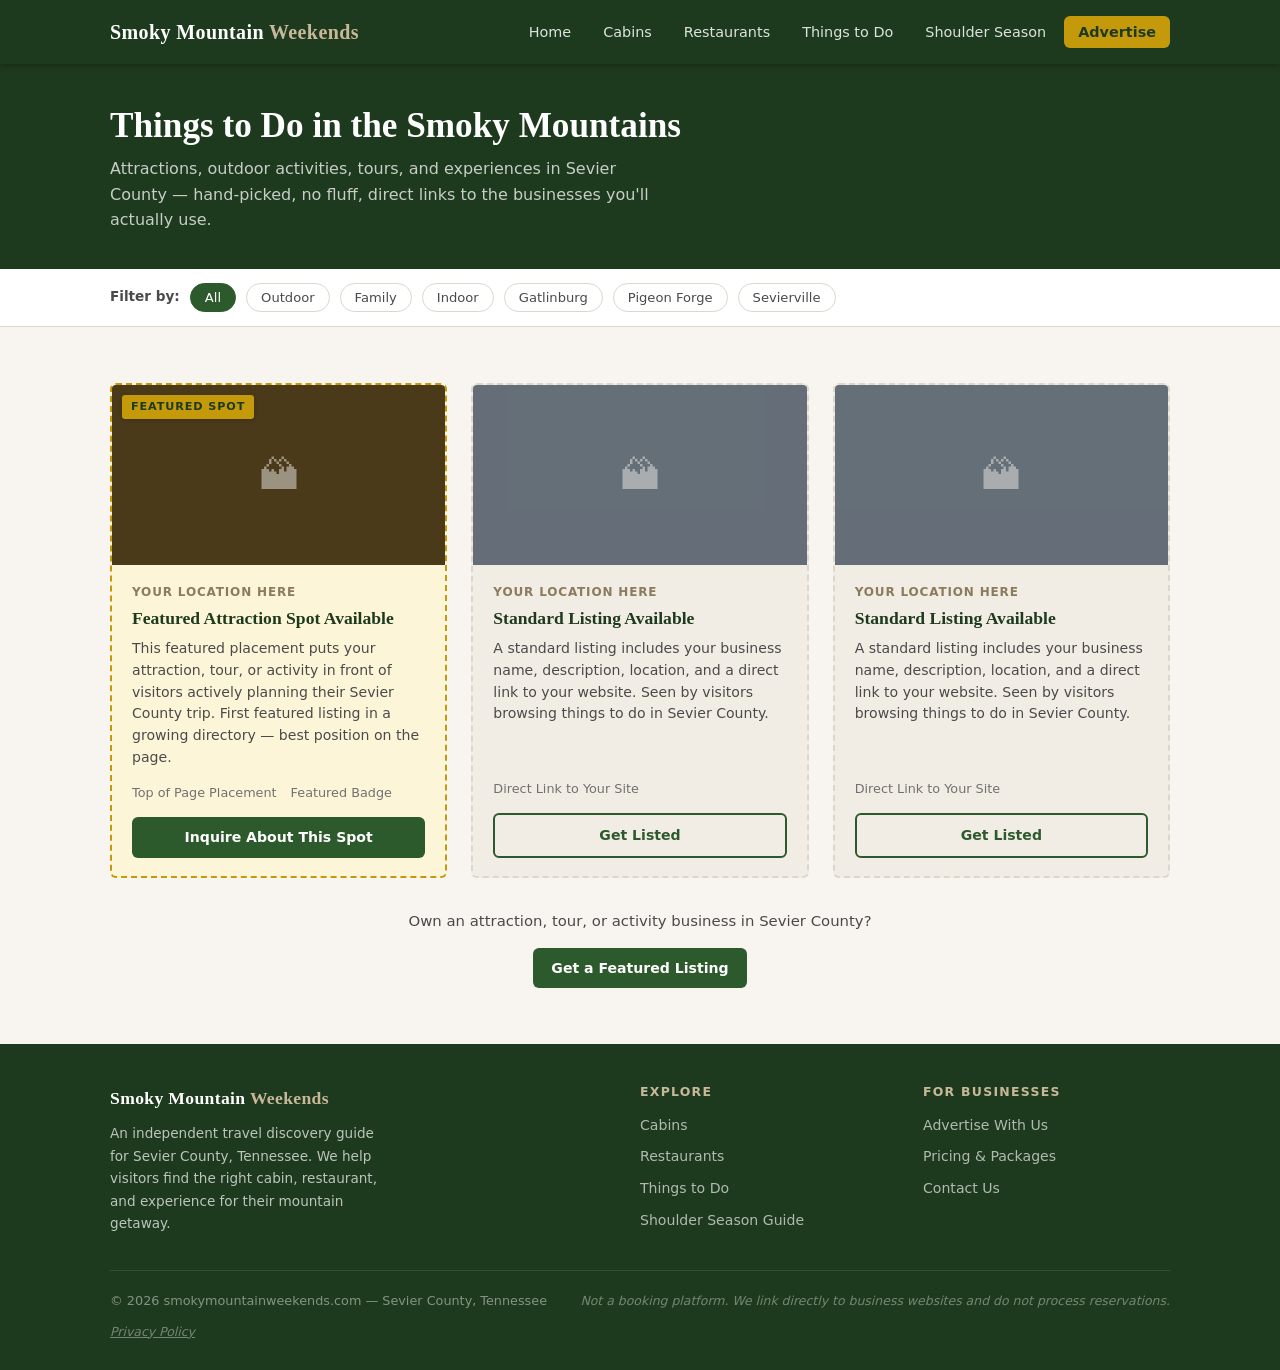
<file: things-to-do.html>
<!DOCTYPE html>
<html lang="en">
<head>
  <meta charset="UTF-8" />
  <!-- Google tag (gtag.js) -->
  <script async src="https://www.googletagmanager.com/gtag/js?id=G-QLSG7GNL2R"></script>
  <script>
    window.dataLayer = window.dataLayer || [];
    function gtag(){dataLayer.push(arguments);}
    gtag('js', new Date());
    gtag('config', 'G-QLSG7GNL2R');
  </script>
  <meta name="viewport" content="width=device-width, initial-scale=1.0" />
  <meta name="theme-color" content="#1E3A1E" />
  <meta name="description" content="Things to do near the Smoky Mountains — attractions, outdoor activities, tours, and experiences in Sevier County, Tennessee." />
  <title>Things to Do in the Smoky Mountains | Smoky Mountain Weekends</title>
  <link rel="canonical" href="https://smokymountainweekends.com/things-to-do.html" />

  <!-- Open Graph -->
  <meta property="og:type" content="website" />
  <meta property="og:title" content="Things to Do in the Smoky Mountains | Smoky Mountain Weekends" />
  <meta property="og:description" content="Attractions, outdoor activities, tours, and experiences in Sevier County, Tennessee. No fluff — hand-picked things worth your time." />
  <meta property="og:url" content="https://smokymountainweekends.com/things-to-do.html" />
  <meta property="og:site_name" content="Smoky Mountain Weekends" />
  <meta name="twitter:card" content="summary_large_image" />
  <meta name="twitter:title" content="Things to Do in the Smoky Mountains | Smoky Mountain Weekends" />
  <meta name="twitter:description" content="Attractions, outdoor activities, tours, and experiences in Sevier County, Tennessee." />

  <!-- JSON-LD: WebPage -->
  <script type="application/ld+json">
  {
    "@context": "https://schema.org",
    "@type": "CollectionPage",
    "name": "Things to Do in the Smoky Mountains — Sevier County TN",
    "description": "Attractions, outdoor activities, tours, and experiences in Sevier County, Tennessee.",
    "url": "https://smokymountainweekends.com/things-to-do.html",
    "isPartOf": {
      "@id": "https://smokymountainweekends.com/#website"
    },
    "about": {
      "@type": "Place",
      "name": "Sevier County, Tennessee"
    }
  }
  </script>

  <link rel="stylesheet" href="styles.css" />
</head>
<body>

  <!-- ===== NAVIGATION ===== -->
  <nav class="site-nav" aria-label="Main navigation">
    <input type="checkbox" id="nav-toggle" class="nav-toggle" />
    <div class="container nav-inner">
      <a href="index.html" class="nav-logo">Smoky Mountain <span>Weekends</span></a>
      <label for="nav-toggle" class="nav-toggle-label" aria-label="Toggle navigation">
        <span></span><span></span><span></span>
      </label>
      <ul class="nav-links">
        <li><a href="index.html">Home</a></li>
        <li><a href="cabins.html">Cabins</a></li>
        <li><a href="restaurants.html">Restaurants</a></li>
        <li><a href="things-to-do.html" aria-current="page">Things to Do</a></li>
        <li><a href="shoulder-season.html">Shoulder Season</a></li>
        <li class="nav-cta"><a href="contact.html">Advertise</a></li>
      </ul>
    </div>
  </nav>

  <main id="main">

  <!-- ===== PAGE HERO ===== -->
  <section class="page-hero">
    <div class="container">
      <h1>Things to Do in the Smoky Mountains</h1>
      <p>Attractions, outdoor activities, tours, and experiences in Sevier County — hand-picked, no fluff, direct links to the businesses you'll actually use.</p>
    </div>
  </section>

  <!-- ===== FILTER BAR ===== -->
  <div class="filter-bar">
    <div class="container filter-inner">
      <span class="filter-label">Filter by:</span>
      <button class="filter-btn active" data-filter="all">All</button>
      <button class="filter-btn" data-filter="outdoor">Outdoor</button>
      <button class="filter-btn" data-filter="family">Family</button>
      <button class="filter-btn" data-filter="indoor">Indoor</button>
      <button class="filter-btn" data-filter="gatlinburg">Gatlinburg</button>
      <button class="filter-btn" data-filter="pigeon-forge">Pigeon Forge</button>
      <button class="filter-btn" data-filter="sevierville">Sevierville</button>
    </div>
  </div>

  <!-- ===== LISTINGS ===== -->
  <section class="section">
    <div class="container">

      <div class="card-grid">

        <!-- Ad Slot 1 — Featured -->
        <div class="card" style="border: 2px dashed var(--amber); box-shadow: none; background: var(--amber-bg);">
          <div class="card-img card-img-attract" style="background: #4a3a1a;">
            <span class="card-img-placeholder" aria-hidden="true">&#127956;</span>
            <span class="badge-featured" style="background: var(--amber);">Featured Spot</span>
          </div>
          <div class="card-body">
            <span class="card-location" style="color: var(--stone);">Your Location Here</span>
            <h3 class="card-title" style="color: var(--green-dark);">Featured Attraction Spot Available</h3>
            <p class="card-desc">This featured placement puts your attraction, tour, or activity in front of visitors actively planning their Sevier County trip. First featured listing in a growing directory — best position on the page.</p>
            <div class="card-meta">
              <span>Top of Page Placement</span>
              <span>Featured Badge</span>
            </div>
            <a href="contact.html" class="btn btn-primary btn-block">Inquire About This Spot</a>
          </div>
        </div>

        <!-- Ad Slot 2 — Standard -->
        <div class="card" style="border: 2px dashed var(--border); box-shadow: none; background: var(--stone-pale);">
          <div class="card-img card-img-attract" style="background: #2a3a4a; opacity: 0.7;">
            <span class="card-img-placeholder" aria-hidden="true">&#127956;</span>
          </div>
          <div class="card-body">
            <span class="card-location" style="color: var(--stone);">Your Location Here</span>
            <h3 class="card-title" style="color: var(--green-dark);">Standard Listing Available</h3>
            <p class="card-desc">A standard listing includes your business name, description, location, and a direct link to your website. Seen by visitors browsing things to do in Sevier County.</p>
            <div class="card-meta">
              <span>Direct Link to Your Site</span>
            </div>
            <a href="contact.html" class="btn btn-outline btn-block">Get Listed</a>
          </div>
        </div>

        <!-- Ad Slot 3 — Standard -->
        <div class="card" style="border: 2px dashed var(--border); box-shadow: none; background: var(--stone-pale);">
          <div class="card-img card-img-attract" style="background: #2a3a4a; opacity: 0.7;">
            <span class="card-img-placeholder" aria-hidden="true">&#127956;</span>
          </div>
          <div class="card-body">
            <span class="card-location" style="color: var(--stone);">Your Location Here</span>
            <h3 class="card-title" style="color: var(--green-dark);">Standard Listing Available</h3>
            <p class="card-desc">A standard listing includes your business name, description, location, and a direct link to your website. Seen by visitors browsing things to do in Sevier County.</p>
            <div class="card-meta">
              <span>Direct Link to Your Site</span>
            </div>
            <a href="contact.html" class="btn btn-outline btn-block">Get Listed</a>
          </div>
        </div>

      </div>

      <!-- CTA -->
      <div class="text-center mt-32">
        <p style="color: var(--text-mid); margin-bottom: 14px; font-size: 0.93rem;">Own an attraction, tour, or activity business in Sevier County?</p>
        <a href="contact.html" class="btn btn-primary">Get a Featured Listing</a>
      </div>

    </div>
  </section>

  </main>

  <!-- ===== FOOTER ===== -->
  <footer class="site-footer">
    <div class="container">
      <div class="footer-inner">
        <div class="footer-brand">
          <a href="index.html" class="nav-logo">Smoky Mountain <span>Weekends</span></a>
          <p>An independent travel discovery guide for Sevier County, Tennessee. We help visitors find the right cabin, restaurant, and experience for their mountain getaway.</p>
        </div>
        <div class="footer-col">
          <h4>Explore</h4>
          <ul>
            <li><a href="cabins.html">Cabins</a></li>
            <li><a href="restaurants.html">Restaurants</a></li>
            <li><a href="things-to-do.html">Things to Do</a></li>
            <li><a href="shoulder-season.html">Shoulder Season Guide</a></li>
          </ul>
        </div>
        <div class="footer-col">
          <h4>For Businesses</h4>
          <ul>
            <li><a href="contact.html">Advertise With Us</a></li>
            <li><a href="contact.html#packages">Pricing &amp; Packages</a></li>
            <li><a href="contact.html#inquiry">Contact Us</a></li>
          </ul>
        </div>
      </div>
      <div class="footer-bottom">
        <p>&copy; 2026 smokymountainweekends.com &mdash; Sevier County, Tennessee</p>
        <p class="footer-disclaimer">Not a booking platform. We link directly to business websites and do not process reservations.</p>
        <p class="footer-disclaimer"><a href="privacy-policy.html" style="color: inherit; text-decoration: underline;">Privacy Policy</a></p>
      </div>
    </div>
  </footer>

  <script>
  (function () {
    var filterBtns = document.querySelectorAll('.filter-btn[data-filter]');
    var cards = document.querySelectorAll('.card-grid .card[data-tags]');

    filterBtns.forEach(function (btn) {
      btn.addEventListener('click', function () {
        filterBtns.forEach(function (b) { b.classList.remove('active'); });
        btn.classList.add('active');
        var f = btn.dataset.filter;
        cards.forEach(function (card) {
          var tags = card.dataset.tags.split(' ');
          card.style.display = (f === 'all' || tags.indexOf(f) !== -1) ? '' : 'none';
        });
      });
    });
  })();
  </script>
</body>
</html>
</file>
<file: styles.css>
/* =============================================
   Smoky Mountain Weekends — styles.css
   smokymountainweekends.com
   ============================================= */

/* --- CSS Custom Properties --- */
:root {
  --green-dark:    #1E3A1E;
  --green-mid:     #2D5A2D;
  --green-light:   #4A7C4A;
  --stone:         #8C7B5C;
  --stone-light:   #C8B89A;
  --stone-pale:    #F2EDE4;
  --sky:           #4A8FA8;
  --sky-light:     #D6EAF1;
  --amber:         #C49A0A;
  --amber-bg:      #FDF5D8;
  --text-dark:     #1A1A1A;
  --text-mid:      #4A4A4A;
  --text-light:    #717171;
  --white:         #FFFFFF;
  --border:        #DDD6CC;
  --card-bg:       #FFFFFF;
  --page-bg:       #F8F5F0;
  --nav-height:    64px;
  --radius:        6px;
  --shadow:        0 2px 8px rgba(0,0,0,0.10);
  --shadow-hover:  0 4px 16px rgba(0,0,0,0.15);
  --max-width:     1100px;
  --font-sans:     'Georgia', 'Times New Roman', serif;
  --font-ui:       system-ui, -apple-system, 'Segoe UI', Helvetica, Arial, sans-serif;
}

/* --- Reset & Base --- */
*, *::before, *::after { box-sizing: border-box; margin: 0; padding: 0; }

html { font-size: 16px; scroll-behavior: smooth; }

body {
  font-family: var(--font-ui);
  background: var(--page-bg);
  color: var(--text-dark);
  line-height: 1.6;
  min-height: 100vh;
  display: flex;
  flex-direction: column;
}

img { display: block; max-width: 100%; }

a { color: var(--green-mid); text-decoration: none; }
a:hover { color: var(--green-dark); text-decoration: underline; }

h1, h2, h3, h4 {
  font-family: var(--font-sans);
  line-height: 1.25;
  color: var(--text-dark);
}

/* --- Layout Utilities --- */
.container {
  width: 100%;
  max-width: var(--max-width);
  margin: 0 auto;
  padding: 0 20px;
}

.section { padding: 56px 0; }

/* ============================================
   NAVIGATION
   ============================================ */
.site-nav {
  background: var(--green-dark);
  height: var(--nav-height);
  position: sticky;
  top: 0;
  z-index: 100;
  box-shadow: 0 2px 6px rgba(0,0,0,0.25);
}

.nav-inner {
  display: flex;
  align-items: center;
  justify-content: space-between;
  height: 100%;
}

.nav-logo {
  font-family: var(--font-sans);
  font-size: 1.25rem;
  font-weight: bold;
  color: var(--white);
  letter-spacing: 0.02em;
  white-space: nowrap;
}

.nav-logo span {
  color: var(--stone-light);
}

.nav-logo:hover { text-decoration: none; color: var(--stone-light); }

.nav-links {
  display: flex;
  list-style: none;
  gap: 4px;
  align-items: center;
}

.nav-links a {
  color: rgba(255,255,255,0.85);
  font-size: 0.9rem;
  font-family: var(--font-ui);
  padding: 8px 14px;
  border-radius: var(--radius);
  transition: background 0.15s, color 0.15s;
  white-space: nowrap;
}

.nav-links a:hover {
  background: rgba(255,255,255,0.12);
  color: var(--white);
  text-decoration: none;
}

.nav-links .nav-cta a {
  background: var(--amber);
  color: var(--green-dark);
  font-weight: 600;
}

.nav-links .nav-cta a:hover {
  background: #D4AA1A;
  color: var(--green-dark);
}

/* Mobile nav toggle (CSS-only) */
.nav-toggle { display: none; }

.nav-toggle-label {
  display: none;
  cursor: pointer;
  flex-direction: column;
  gap: 5px;
  padding: 6px;
}

.nav-toggle-label span {
  display: block;
  width: 24px;
  height: 2px;
  background: var(--white);
  border-radius: 2px;
  transition: transform 0.2s;
}

/* ============================================
   HERO
   ============================================ */
.hero {
  background: var(--green-dark);
  color: var(--white);
  padding: 72px 0 60px;
  text-align: center;
  position: relative;
  overflow: hidden;
}

.hero::before {
  content: '';
  position: absolute;
  inset: 0;
  background: repeating-linear-gradient(
    135deg,
    rgba(255,255,255,0.012) 0px,
    rgba(255,255,255,0.012) 1px,
    transparent 1px,
    transparent 32px
  );
  pointer-events: none;
}

.hero-eyebrow {
  font-size: 0.8rem;
  letter-spacing: 0.12em;
  text-transform: uppercase;
  color: var(--stone-light);
  margin-bottom: 14px;
  font-family: var(--font-ui);
}

.hero h1 {
  font-size: clamp(2rem, 5vw, 3rem);
  color: var(--white);
  margin-bottom: 16px;
  max-width: 760px;
  margin-left: auto;
  margin-right: auto;
}

.hero-sub {
  font-size: 1.1rem;
  color: rgba(255,255,255,0.8);
  max-width: 560px;
  margin: 0 auto 36px;
  line-height: 1.7;
}

/* Search Bar */
.search-bar {
  display: flex;
  max-width: 560px;
  margin: 0 auto;
  border-radius: var(--radius);
  overflow: hidden;
  box-shadow: 0 3px 12px rgba(0,0,0,0.3);
}

.search-bar input {
  flex: 1;
  padding: 14px 18px;
  font-size: 1rem;
  font-family: var(--font-ui);
  border: none;
  outline: none;
  background: var(--white);
  color: var(--text-dark);
}

.search-bar input::placeholder { color: var(--text-light); }

.search-bar button {
  padding: 14px 22px;
  background: var(--amber);
  color: var(--green-dark);
  font-size: 0.95rem;
  font-weight: 700;
  font-family: var(--font-ui);
  border: none;
  cursor: pointer;
  white-space: nowrap;
  transition: background 0.15s;
}

.search-bar button:hover { background: #D4AA1A; }

.search-hint {
  font-size: 0.8rem;
  color: rgba(255,255,255,0.5);
  margin-top: 10px;
}

/* ============================================
   SECTION HEADERS
   ============================================ */
.section-header {
  margin-bottom: 32px;
}

.section-header h2 {
  font-size: 1.65rem;
  color: var(--green-dark);
  margin-bottom: 6px;
}

.section-header p {
  color: var(--text-mid);
  font-size: 0.97rem;
}

.section-header .view-all {
  font-size: 0.88rem;
  font-weight: 600;
  color: var(--sky);
}

.section-header-row {
  display: flex;
  align-items: flex-end;
  justify-content: space-between;
  gap: 16px;
  flex-wrap: wrap;
}

/* ============================================
   CARDS — SHARED
   ============================================ */
.card-grid {
  display: grid;
  gap: 24px;
  grid-template-columns: repeat(3, 1fr);
}

.card {
  background: var(--card-bg);
  border-radius: var(--radius);
  box-shadow: var(--shadow);
  overflow: hidden;
  display: flex;
  flex-direction: column;
  transition: box-shadow 0.2s, transform 0.2s;
}

.card:hover {
  box-shadow: var(--shadow-hover);
  transform: translateY(-2px);
}

.card-img {
  width: 100%;
  height: 180px;
  background: var(--green-light);
  position: relative;
  overflow: hidden;
  display: flex;
  align-items: center;
  justify-content: center;
}

.card-img-placeholder {
  color: rgba(255,255,255,0.45);
  font-size: 2.5rem;
  user-select: none;
}

.card-img-cabin    { background: #3A5C2A; }
.card-img-rest     { background: #5C3A2A; }
.card-img-attract  { background: #2A3A5C; }

/* Featured badge */
.badge-featured {
  position: absolute;
  top: 10px;
  left: 10px;
  background: var(--amber);
  color: var(--green-dark);
  font-size: 0.7rem;
  font-weight: 800;
  font-family: var(--font-ui);
  letter-spacing: 0.08em;
  text-transform: uppercase;
  padding: 3px 9px;
  border-radius: 3px;
  box-shadow: 0 1px 4px rgba(0,0,0,0.2);
}

.card-body {
  padding: 18px 20px;
  flex: 1;
  display: flex;
  flex-direction: column;
}

.card-location {
  display: inline-block;
  font-size: 0.75rem;
  font-weight: 600;
  font-family: var(--font-ui);
  text-transform: uppercase;
  letter-spacing: 0.07em;
  color: var(--stone);
  margin-bottom: 6px;
}

.card-title {
  font-family: var(--font-sans);
  font-size: 1.1rem;
  color: var(--green-dark);
  margin-bottom: 8px;
}

.card-desc {
  font-size: 0.88rem;
  color: var(--text-mid);
  line-height: 1.55;
  flex: 1;
  margin-bottom: 14px;
}

.card-meta {
  display: flex;
  gap: 14px;
  font-size: 0.8rem;
  color: var(--text-light);
  margin-bottom: 14px;
  flex-wrap: wrap;
}

.card-meta span { display: flex; align-items: center; gap: 4px; }

.btn {
  display: inline-block;
  padding: 9px 18px;
  border-radius: var(--radius);
  font-size: 0.88rem;
  font-weight: 600;
  font-family: var(--font-ui);
  cursor: pointer;
  transition: background 0.15s, color 0.15s;
  text-align: center;
  border: none;
}

.btn-primary {
  background: var(--green-mid);
  color: var(--white);
}

.btn-primary:hover {
  background: var(--green-dark);
  color: var(--white);
  text-decoration: none;
}

.btn-outline {
  background: transparent;
  color: var(--green-mid);
  border: 2px solid var(--green-mid);
}

.btn-outline:hover {
  background: var(--green-mid);
  color: var(--white);
  text-decoration: none;
}

.btn-block { display: block; width: 100%; }

/* ============================================
   POPULAR SEARCHES
   ============================================ */
.popular-searches {
  background: var(--green-dark);
  padding: 40px 0;
}

.popular-searches h2 {
  font-size: 1.1rem;
  color: var(--stone-light);
  font-family: var(--font-ui);
  font-weight: 600;
  letter-spacing: 0.06em;
  text-transform: uppercase;
  margin-bottom: 18px;
}

.search-tags {
  display: flex;
  flex-wrap: wrap;
  gap: 10px;
}

.search-tag {
  display: inline-block;
  padding: 8px 16px;
  background: rgba(255,255,255,0.08);
  color: rgba(255,255,255,0.85);
  border: 1px solid rgba(255,255,255,0.15);
  border-radius: 24px;
  font-size: 0.88rem;
  font-family: var(--font-ui);
  transition: background 0.15s, color 0.15s;
}

.search-tag:hover {
  background: var(--amber);
  color: var(--green-dark);
  border-color: var(--amber);
  text-decoration: none;
}

/* ============================================
   DIRECTORY PAGE LAYOUT
   ============================================ */
.page-hero-eyebrow {
  font-size: 0.8rem;
  letter-spacing: 0.1em;
  text-transform: uppercase;
  color: var(--stone-light);
  margin-bottom: 10px;
  font-family: var(--font-ui);
}

.page-hero {
  background: var(--green-dark);
  padding: 40px 0 36px;
  color: var(--white);
}

.page-hero h1 {
  color: var(--white);
  font-size: clamp(1.6rem, 3.5vw, 2.2rem);
  margin-bottom: 8px;
}

.page-hero p {
  color: rgba(255,255,255,0.75);
  font-size: 1rem;
  max-width: 560px;
}

/* Filter bar */
.filter-bar {
  background: var(--white);
  border-bottom: 1px solid var(--border);
  padding: 14px 0;
  position: sticky;
  top: var(--nav-height);
  z-index: 50;
}

.filter-inner {
  display: flex;
  gap: 10px;
  flex-wrap: wrap;
  align-items: center;
}

.filter-label {
  font-size: 0.85rem;
  font-weight: 600;
  color: var(--text-mid);
  white-space: nowrap;
}

.filter-btn {
  padding: 6px 14px;
  border-radius: 20px;
  border: 1px solid var(--border);
  background: var(--white);
  font-size: 0.82rem;
  font-family: var(--font-ui);
  color: var(--text-mid);
  cursor: pointer;
  transition: all 0.15s;
}

.filter-btn:hover,
.filter-btn.active {
  background: var(--green-mid);
  color: var(--white);
  border-color: var(--green-mid);
}

/* ============================================
   SHOULDER SEASON — ARTICLE
   ============================================ */
.article-layout {
  display: grid;
  grid-template-columns: 1fr 300px;
  gap: 40px;
  align-items: start;
}

.article-body h2 {
  font-size: 1.4rem;
  color: var(--green-dark);
  margin-top: 36px;
  margin-bottom: 12px;
  padding-top: 4px;
  border-top: 2px solid var(--stone-pale);
}

.article-body h2:first-child { margin-top: 0; border-top: none; }

.article-body p {
  color: var(--text-mid);
  margin-bottom: 16px;
  line-height: 1.75;
  font-size: 1rem;
}

.article-body ul {
  padding-left: 20px;
  margin-bottom: 16px;
  color: var(--text-mid);
}

.article-body ul li {
  margin-bottom: 6px;
  line-height: 1.6;
}

/* Sidebar */
.sidebar { position: sticky; top: calc(var(--nav-height) + 20px); }

.sidebar-card {
  background: var(--card-bg);
  border-radius: var(--radius);
  box-shadow: var(--shadow);
  overflow: hidden;
  margin-bottom: 20px;
}

.sidebar-card-header {
  background: var(--green-dark);
  color: var(--white);
  padding: 14px 18px;
  font-size: 0.85rem;
  font-weight: 700;
  font-family: var(--font-ui);
  text-transform: uppercase;
  letter-spacing: 0.07em;
}

.sidebar-card-body { padding: 16px 18px; }

.sidebar-biz {
  padding: 12px 0;
  border-bottom: 1px solid var(--border);
}

.sidebar-biz:last-child { border-bottom: none; }

.sidebar-biz-name {
  font-weight: 700;
  font-size: 0.92rem;
  color: var(--green-dark);
  margin-bottom: 3px;
}

.sidebar-biz-type {
  font-size: 0.75rem;
  text-transform: uppercase;
  letter-spacing: 0.06em;
  color: var(--stone);
  margin-bottom: 5px;
}

.sidebar-biz-desc {
  font-size: 0.83rem;
  color: var(--text-mid);
  line-height: 1.5;
}

.callout-box {
  background: var(--amber-bg);
  border-left: 4px solid var(--amber);
  border-radius: 0 var(--radius) var(--radius) 0;
  padding: 16px 18px;
  margin: 28px 0;
}

.callout-box p {
  font-size: 0.92rem;
  color: var(--text-dark);
  margin: 0;
}

.callout-box strong { color: var(--green-dark); }

/* ============================================
   CONTACT / FORM PAGE
   ============================================ */
.contact-layout {
  display: grid;
  grid-template-columns: 1fr 340px;
  gap: 48px;
  align-items: start;
}

.form-card {
  background: var(--card-bg);
  border-radius: var(--radius);
  box-shadow: var(--shadow);
  padding: 36px 32px;
}

.form-card h2 {
  font-size: 1.45rem;
  color: var(--green-dark);
  margin-bottom: 6px;
}

.form-card .form-intro {
  color: var(--text-mid);
  font-size: 0.93rem;
  margin-bottom: 28px;
  line-height: 1.6;
}

.form-group {
  margin-bottom: 20px;
}

.form-group label {
  display: block;
  font-size: 0.85rem;
  font-weight: 600;
  color: var(--text-dark);
  margin-bottom: 6px;
}

.form-group input,
.form-group select,
.form-group textarea {
  width: 100%;
  padding: 10px 14px;
  border: 1px solid var(--border);
  border-radius: var(--radius);
  font-size: 0.93rem;
  font-family: var(--font-ui);
  color: var(--text-dark);
  background: var(--white);
  transition: border-color 0.15s;
  outline: none;
  -webkit-appearance: none;
  appearance: none;
}

.form-group input:focus,
.form-group select:focus,
.form-group textarea:focus {
  border-color: var(--green-mid);
  box-shadow: 0 0 0 3px rgba(45,90,45,0.12);
}

.form-group textarea { min-height: 120px; resize: vertical; line-height: 1.6; }

.form-row {
  display: grid;
  grid-template-columns: 1fr 1fr;
  gap: 16px;
}

.form-submit {
  margin-top: 8px;
}

.btn-submit {
  background: var(--green-mid);
  color: var(--white);
  padding: 12px 28px;
  font-size: 1rem;
  font-weight: 700;
  border-radius: var(--radius);
  border: none;
  cursor: pointer;
  font-family: var(--font-ui);
  transition: background 0.15s;
}

.btn-submit:hover { background: var(--green-dark); }

.contact-info-card {
  background: var(--card-bg);
  border-radius: var(--radius);
  box-shadow: var(--shadow);
  overflow: hidden;
}

.contact-info-header {
  background: var(--green-dark);
  padding: 20px 24px;
  color: var(--white);
}

.contact-info-header h3 {
  color: var(--white);
  font-size: 1.1rem;
  margin-bottom: 6px;
}

.contact-info-header p {
  font-size: 0.85rem;
  color: rgba(255,255,255,0.75);
  line-height: 1.5;
}

.contact-info-body { padding: 22px 24px; }

.pricing-tier {
  padding: 14px 0;
  border-bottom: 1px solid var(--border);
}

.pricing-tier:last-child { border-bottom: none; }

.pricing-tier-name {
  font-weight: 700;
  font-size: 0.95rem;
  color: var(--green-dark);
  margin-bottom: 4px;
}

.pricing-tier-price {
  font-size: 1.1rem;
  font-weight: 800;
  color: var(--amber);
  margin-bottom: 4px;
}

.pricing-tier-desc {
  font-size: 0.82rem;
  color: var(--text-light);
  line-height: 1.5;
}

/* ============================================
   FOOTER
   ============================================ */
.site-footer {
  background: var(--green-dark);
  color: rgba(255,255,255,0.7);
  padding: 40px 0 28px;
  margin-top: auto;
}

.footer-inner {
  display: grid;
  grid-template-columns: 2fr 1fr 1fr;
  gap: 36px;
  margin-bottom: 32px;
}

.footer-brand .nav-logo {
  font-size: 1.1rem;
  display: inline-block;
  margin-bottom: 10px;
}

.footer-brand p {
  font-size: 0.85rem;
  line-height: 1.65;
  max-width: 280px;
}

.footer-col h4 {
  font-family: var(--font-ui);
  font-size: 0.78rem;
  font-weight: 700;
  text-transform: uppercase;
  letter-spacing: 0.1em;
  color: var(--stone-light);
  margin-bottom: 12px;
}

.footer-col ul { list-style: none; }

.footer-col ul li { margin-bottom: 6px; }

.footer-col ul li a {
  color: rgba(255,255,255,0.65);
  font-size: 0.88rem;
  transition: color 0.15s;
}

.footer-col ul li a:hover {
  color: var(--white);
  text-decoration: none;
}

.footer-bottom {
  border-top: 1px solid rgba(255,255,255,0.1);
  padding-top: 20px;
  display: flex;
  justify-content: space-between;
  align-items: center;
  flex-wrap: wrap;
  gap: 10px;
}

.footer-bottom p {
  font-size: 0.8rem;
  color: rgba(255,255,255,0.45);
}

.footer-disclaimer {
  font-size: 0.78rem !important;
  color: rgba(255,255,255,0.38) !important;
  font-style: italic;
}

/* ============================================
   MISC COMPONENTS
   ============================================ */
.divider {
  border: none;
  border-top: 1px solid var(--border);
  margin: 0;
}

.text-center { text-align: center; }
.mt-32 { margin-top: 32px; }
.mb-0 { margin-bottom: 0; }

.results-count {
  font-size: 0.88rem;
  color: var(--text-light);
  margin-bottom: 24px;
}

/* ============================================
   RESPONSIVE — Tablet (max 900px)
   ============================================ */
@media (max-width: 900px) {
  .card-grid { grid-template-columns: repeat(2, 1fr); }

  .article-layout,
  .contact-layout {
    grid-template-columns: 1fr;
  }

  .sidebar { position: static; }

  .footer-inner {
    grid-template-columns: 1fr 1fr;
  }

  .footer-brand { grid-column: 1 / -1; }
}

/* ============================================
   RESPONSIVE — Mobile (max 600px)
   ============================================ */
@media (max-width: 600px) {
  .card-grid { grid-template-columns: 1fr; }

  .nav-toggle-label {
    display: flex;
  }

  .nav-links {
    display: none;
    position: absolute;
    top: var(--nav-height);
    left: 0;
    right: 0;
    background: var(--green-dark);
    flex-direction: column;
    padding: 12px 20px 20px;
    gap: 2px;
    box-shadow: 0 6px 16px rgba(0,0,0,0.3);
  }

  .nav-links a { padding: 10px 12px; }

  .nav-toggle:checked ~ .nav-inner .nav-links {
    display: flex;
  }

  .site-nav { position: relative; height: auto; min-height: var(--nav-height); }

  .nav-inner { flex-wrap: wrap; padding-top: 12px; padding-bottom: 12px; }

  .hero { padding: 48px 0 44px; }

  .search-bar { flex-direction: column; border-radius: var(--radius); }
  .search-bar input,
  .search-bar button { width: 100%; border-radius: var(--radius); }
  .search-bar button { border-radius: 0 0 var(--radius) var(--radius); }

  .footer-inner { grid-template-columns: 1fr; }

  .footer-bottom { flex-direction: column; align-items: flex-start; }

  .form-row { grid-template-columns: 1fr; }

  .filter-inner { gap: 8px; }
}
</file>
